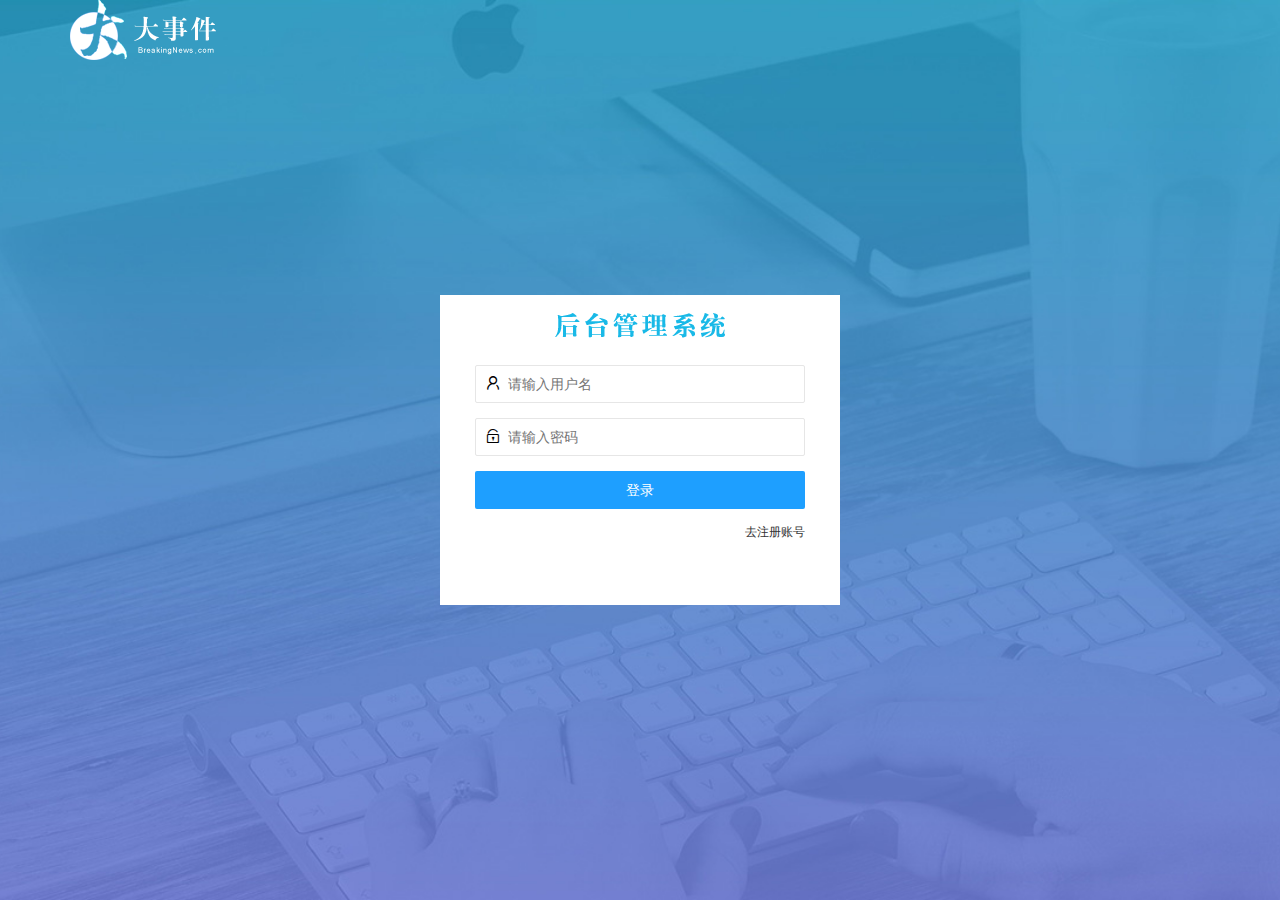
<file: login.html>
<!DOCTYPE html>
<html lang="en">
<head>
    <meta charset="UTF-8">
    <meta name="viewport" content="width=device-width, initial-scale=1.0">
    <title>大事件-登录/注册</title>
    <!-- 导入自己的样式表 -->
    <link rel="stylesheet" href="./assets/css/login.css">
    <!-- 导入layui的样式表 -->
    <link rel="stylesheet" href="./assets/lib/layui/css/layui.css">
</head>
<body>
    <!-- 头部log区域 -->
    <div class="layui-main"><img src="./assets/images/logo.png" alt="">
    </div>

    <!-- 登录注册区域 -->
    <div class="loginAndReg">
        <div class="titlebox"></div>
        <!-- 登录的div -->
        <div class="login-box">
            <!-- 登录的表单 -->
            <form class="layui-form" id="form_login">
                <!-- 用户名 -->
                <div class="layui-form-item">
                    <i class="layui-icon layui-icon-username"></i>   
                    <input type="text" name="username" required  lay-verify="required" placeholder="请输入用户名" autocomplete="off" class="layui-input">
                </div>
                <!-- 密码 -->
                <div class="layui-form-item">
                    <i class="layui-icon layui-icon-password"></i>   
                    <input type="password" name="password" required  lay-verify="required|pwd" placeholder="请输入密码" autocomplete="off" class="layui-input">
                </div>
                <!-- 登录按钮  -->
                <div class="layui-form-item">
                    <!-- 注意：表单提交按钮和普通按钮的区别，提交就有 lay-submit 属性 -->
                    <button class="layui-btn layui-btn-fluid layui-btn-normal" lay-submit>登录</button>
                </div>
                
                <div class="layui-form-item links">
                    <a href="javascript:;" id="link_reg">去注册账号</a>
                </div>
            </form>
        </div>

        <!-- 注册的div -->
        <div class="reg-box">
            <form class="layui-form" id="form_reg">
                <!-- 用户名 -->
                <div class="layui-form-item">
                    <i class="layui-icon layui-icon-username"></i>   
                    <input type="text" name="username" required  lay-verify="required" placeholder="请输入用户名" autocomplete="off" class="layui-input">
                </div>
                <!-- 密码 -->
                <div class="layui-form-item">
                    <i class="layui-icon layui-icon-password"></i>   
                    <input type="password" name="password" required  lay-verify="required|pwd" placeholder="请输入密码" autocomplete="off" class="layui-input">
                </div>
                <!-- 密码确认框 -->
                <div class="layui-form-item">
                    <i class="layui-icon layui-icon-password"></i>   
                    <input type="password" name="repassword" required  lay-verify="required|repwd" placeholder="请再次确认密码" autocomplete="off" class="layui-input">
                </div>
                <!-- 注册按钮按钮  -->
                <div class="layui-form-item">
                    <!-- 注意：表单提交按钮和普通按钮的区别，提交就有 lay-submit 属性 -->
                    <button class="layui-btn layui-btn-fluid layui-btn-normal" lay-submit>注册</button>
                </div>
                
                <div class="layui-form-item links">
                    <a href="javascript:;" id="link_login">去登录</a>
                </div>
            </form>
        </div>
    </div>
    
    <!-- 导入layui的js文件 -->
    <script src="./assets/lib/layui/layui.all.js"></script>
    <!-- 导入jquery -->
    <script src="./assets/lib/jquery.js"></script>
    <!-- 导入自己封装好的 baseApi.js -->
    <script src="./assets/js/baseApi.js"></script>
    <!-- 导入自己的js -->
    <script src="./assets/js/login.js"></script>
</body>
</html>
</file>
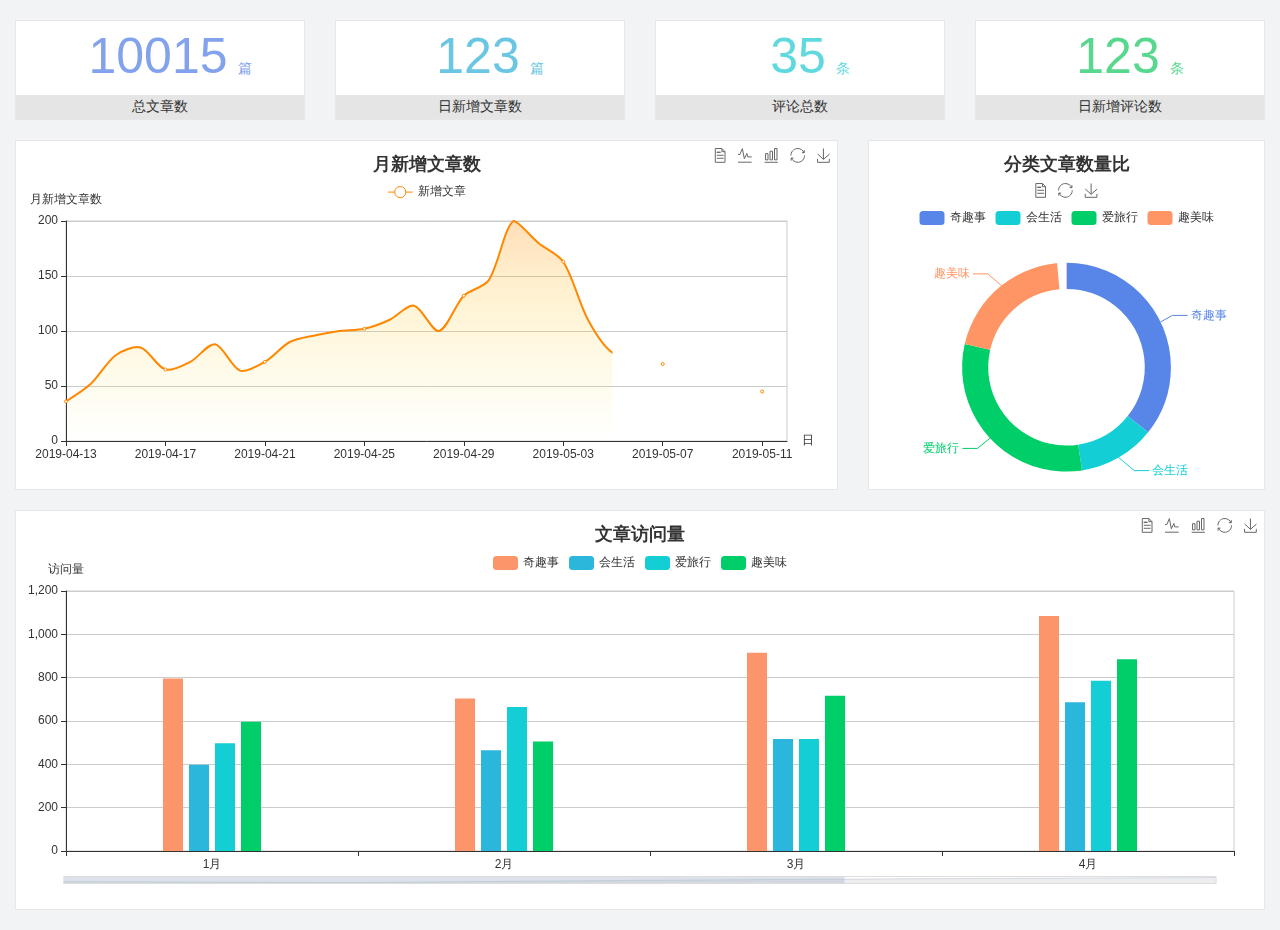
<file: home/dashboard.html>
<!DOCTYPE html>
<html lang="en">

<head>
  <meta charset="UTF-8">
  <meta name="viewport" content="width=device-width, initial-scale=1.0">
  <meta http-equiv="X-UA-Compatible" content="ie=edge">
  <title>图表统计</title>
  <link rel="stylesheet" href="../../assets/lib/bootstrap.css" />
  <link rel="stylesheet" href="../../assets/lib/main.css" />
  <script src="../../assets/lib/jquery.js"></script>
  <script type="text/javascript" src="../../assets/lib/echarts.min.js"></script>
</head>

<body>
  <div class="container-fluid">
    <div class="row spannel_list">
      <div class="col-sm-3 col-xs-6">
        <div class="spannel">
          <em>10015</em><span>篇</span>
          <b>总文章数</b>
        </div>
      </div>
      <div class="col-sm-3 col-xs-6">
        <div class="spannel scolor01">
          <em>123</em><span>篇</span>
          <b>日新增文章数</b>
        </div>
      </div>
      <div class="col-sm-3 col-xs-6">
        <div class="spannel scolor02">
          <em>35</em><span>条</span>
          <b>评论总数</b>
        </div>
      </div>
      <div class="col-sm-3 col-xs-6">
        <div class="spannel scolor03">
          <em>123</em><span>条</span>
          <b>日新增评论数</b>
        </div>
      </div>
    </div>
  </div>

  <div class="container-fluid">
    <div class="row curve-pie">
      <div class="col-lg-8 col-md-8">
        <div class="gragh_pannel" id="curve_show"></div>
      </div>
      <div class="col-lg-4 col-md-4">
        <div class="gragh_pannel" id="pie_show"></div>
      </div>
    </div>
  </div>

  <div class="container-fluid">
    <div class="column_pannel" id="column_show"></div>
  </div>

  <script>
    var oChart = echarts.init(document.getElementById('curve_show'));
    var aList_all = [
      { 'count': 36, 'date': '2019-04-13' },
      { 'count': 52, 'date': '2019-04-14' },
      { 'count': 78, 'date': '2019-04-15' },
      { 'count': 85, 'date': '2019-04-16' },
      { 'count': 65, 'date': '2019-04-17' },
      { 'count': 72, 'date': '2019-04-18' },
      { 'count': 88, 'date': '2019-04-19' },
      { 'count': 64, 'date': '2019-04-20' },
      { 'count': 72, 'date': '2019-04-21' },
      { 'count': 90, 'date': '2019-04-22' },
      { 'count': 96, 'date': '2019-04-23' },
      { 'count': 100, 'date': '2019-04-24' },
      { 'count': 102, 'date': '2019-04-25' },
      { 'count': 110, 'date': '2019-04-26' },
      { 'count': 123, 'date': '2019-04-27' },
      { 'count': 100, 'date': '2019-04-28' },
      { 'count': 132, 'date': '2019-04-29' },
      { 'count': 146, 'date': '2019-04-30' },
      { 'count': 200, 'date': '2019-05-01' },
      { 'count': 180, 'date': '2019-05-02' },
      { 'count': 163, 'date': '2019-05-03' },
      { 'count': 110, 'date': '2019-05-04' },
      { 'count': 80, 'date': '2019-05-05' },
      { 'count': 82, 'date': '2019-05-06' },
      { 'count': 70, 'date': '2019-05-07' },
      { 'count': 65, 'date': '2019-05-08' },
      { 'count': 54, 'date': '2019-05-09' },
      { 'count': 40, 'date': '2019-05-10' },
      { 'count': 45, 'date': '2019-05-11' },
      { 'count': 38, 'date': '2019-05-12' },
    ];

    let aCount = [];
    let aDate = [];

    for (var i = 0; i < aList_all.length; i++) {
      aCount.push(aList_all[i].count);
      aDate.push(aList_all[i].date);
    }

    var chartopt = {
      title: {
        text: '月新增文章数',
        left: 'center',
        top: '10'
      },
      tooltip: {
        trigger: 'axis'
      },
      legend: {
        data: ['新增文章'],
        top: '40'
      },
      toolbox: {
        show: true,
        feature: {
          mark: { show: true },
          dataView: { show: true, readOnly: false },
          magicType: { show: true, type: ['line', 'bar'] },
          restore: { show: true },
          saveAsImage: { show: true }
        }
      },
      calculable: true,
      xAxis: [
        {
          name: '日',
          type: 'category',
          boundaryGap: false,
          data: aDate
        }
      ],
      yAxis: [
        {
          name: '月新增文章数',
          type: 'value'
        }
      ],
      series: [
        {
          name: '新增文章',
          type: 'line',
          smooth: true,
          itemStyle: { normal: { areaStyle: { type: 'default' }, color: '#f80' }, lineStyle: { color: '#f80' } },
          data: aCount
        }],
      areaStyle: {
        normal: {
          color: new echarts.graphic.LinearGradient(0, 0, 0, 1, [{
            offset: 0,
            color: 'rgba(255,136,0,0.39)'
          }, {
            offset: .34,
            color: 'rgba(255,180,0,0.25)'
          }, {
            offset: 1,
            color: 'rgba(255,222,0,0.00)'
          }])

        }
      },
      grid: {
        show: true,
        x: 50,
        x2: 50,
        y: 80,
        height: 220
      }
    };

    oChart.setOption(chartopt);


    var oPie = echarts.init(document.getElementById('pie_show'));
    var oPieopt =
    {
      title: {
        top: 10,
        text: '分类文章数量比',
        x: 'center'
      },
      tooltip: {
        trigger: 'item',
        formatter: "{a} <br/>{b} : {c} ({d}%)"
      },
      color: ['#5885e8', '#13cfd5', '#00ce68', '#ff9565'],
      legend: {
        x: 'center',
        top: 65,
        data: ['奇趣事', '会生活', '爱旅行', '趣美味']
      },
      toolbox: {
        show: true,
        x: 'center',
        top: 35,
        feature: {
          mark: { show: true },
          dataView: { show: true, readOnly: false },
          magicType: {
            show: true,
            type: ['pie', 'funnel'],
            option: {
              funnel: {
                x: '25%',
                width: '50%',
                funnelAlign: 'left',
                max: 1548
              }
            }
          },
          restore: { show: true },
          saveAsImage: { show: true }
        }
      },
      calculable: true,
      series: [
        {
          name: '访问来源',
          type: 'pie',
          radius: ['45%', '60%'],
          center: ['50%', '65%'],
          data: [
            { value: 300, name: '奇趣事' },
            { value: 100, name: '会生活' },
            { value: 260, name: '爱旅行' },
            { value: 180, name: '趣美味' }
          ]
        }
      ]
    };
    oPie.setOption(oPieopt);



    var oColumn = this.echarts.init(document.getElementById('column_show'));
    var oColumnopt =
    {
      title: {
        text: '文章访问量',
        left: 'center',
        top: '10'
      },
      tooltip: {
        trigger: 'axis'
      },
      legend: {
        data: ['奇趣事', '会生活', '爱旅行', '趣美味'],
        top: '40'
      },
      toolbox: {
        show: true,
        feature: {
          mark: { show: true },
          dataView: { show: true, readOnly: false },
          magicType: { show: true, type: ['line', 'bar'] },
          restore: { show: true },
          saveAsImage: { show: true }
        }
      },
      calculable: true,
      xAxis: [
        {
          type: 'category',
          data: ['1月', '2月', '3月', '4月', '5月']
        }
      ],
      yAxis: [
        {
          name: '访问量',
          type: 'value'
        }
      ],
      series: [
        {
          name: '奇趣事',
          type: 'bar',
          barWidth: 20,
          itemStyle: {
            normal: { areaStyle: { type: 'default' }, color: '#fd956a' }
          },
          data: [800, 708, 920, 1090, 1200]
        },
        {
          name: '会生活',
          type: 'bar',
          barWidth: 20,
          itemStyle: {
            normal: { areaStyle: { type: 'default' }, color: '#2bb6db' }
          },
          data: [400, 468, 520, 690, 800]
        },
        {
          name: '爱旅行',
          type: 'bar',
          barWidth: 20,
          itemStyle: {
            normal: { areaStyle: { type: 'default' }, color: '#13cfd5' }
          },
          data: [500, 668, 520, 790, 900]
        },
        {
          name: '趣美味',
          type: 'bar',
          barWidth: 20,
          itemStyle: {
            normal: { areaStyle: { type: 'default' }, color: '#00ce68' }
          },
          data: [600, 508, 720, 890, 1000]
        }
      ],
      grid: {
        show: true,
        x: 50,
        x2: 30,
        y: 80,
        height: 260
      },
      dataZoom: [//给x轴设置滚动条
        {
          start: 0,//默认为0
          end: 100 - 1000 / 31,//默认为100
          type: 'slider',
          show: true,
          xAxisIndex: [0],
          handleSize: 0,//滑动条的 左右2个滑动条的大小
          height: 8,//组件高度
          left: 45, //左边的距离
          right: 50,//右边的距离
          bottom: 26,//右边的距离
          handleColor: '#ddd',//h滑动图标的颜色
          handleStyle: {
            borderColor: "#cacaca",
            borderWidth: "1",
            shadowBlur: 2,
            background: "#ddd",
            shadowColor: "#ddd",
          }
        }]
    };
    oColumn.setOption(oColumnopt);
  </script>
</body>

</html>
</file>
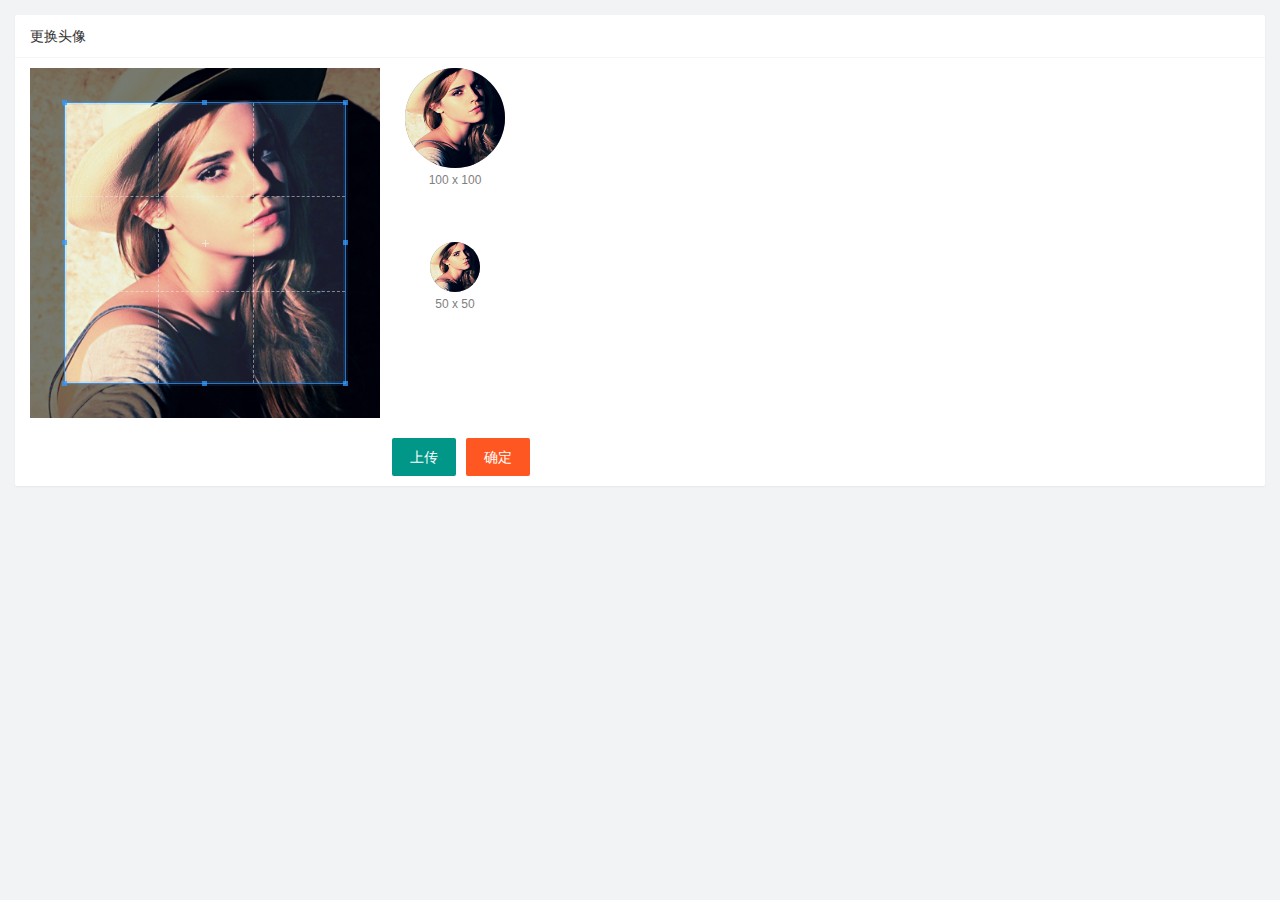
<file: user/user_avatar.html>
<!DOCTYPE html>
<html lang="en">
<head>
    <meta charset="UTF-8">
    <meta name="viewport" content="width=device-width, initial-scale=1.0">
    <title>更换头像</title>
    <link rel="stylesheet" href="../assets/lib/layui/css/layui.css">
    <link rel="stylesheet" href="/assets/lib/cropper/cropper.css" />
    <link rel="stylesheet" href="../assets/css/user_avatar.css">
</head>
<body>
    <!-- 卡片区域 -->
    <div class="layui-card">
        <div class="layui-card-header">更换头像</div>
        <div class="layui-card-body">
            <!-- 第一行的图片裁剪和预览区域 -->
            <div class="row1">
                <!-- 图片裁剪区域 -->
                <div class="cropper-box">
                <!-- 这个 img 标签很重要，将来会把它初始化为裁剪区域 -->
                <img id="image" src="/assets/images/sample.jpg" />
                </div>
                <!-- 图片的预览区域 -->
                <div class="preview-box">
                <div>
                    <!-- 宽高为 100px 的预览区域 -->
                    <div class="img-preview w100"></div>
                    <p class="size">100 x 100</p>
                </div>
                <div>
                    <!-- 宽高为 50px 的预览区域 -->
                    <div class="img-preview w50"></div>
                    <p class="size">50 x 50</p>
                </div>
                </div>
            </div>

            <!-- 第二行的按钮区域 -->
            <div class="row2">
                <!-- 通过accept 属性， 可以指定，允许用户选择什么类型的文件 -->
                <input type="file" id="file" accept="image/png,image/jpeg">
                <button type="button" class="layui-btn" id="btnCImage">上传</button>
                <button type="button" class="layui-btn layui-btn-danger" id="btnUpload">确定</button>
            </div>
        </div>
    </div>

    <script src="../assets/lib/layui/layui.all.js"></script>
    <script src="../assets/lib/jquery.js"></script>
    <script src="../assets/lib/cropper/Cropper.js"></script>
    <script src="../assets/lib/cropper/jquery-cropper.js"></script>
    <script src="../assets/js/baseApi.js"></script>
    <script src="../assets/js/user_avatar.js"></script>
</body>
</html>
</file>
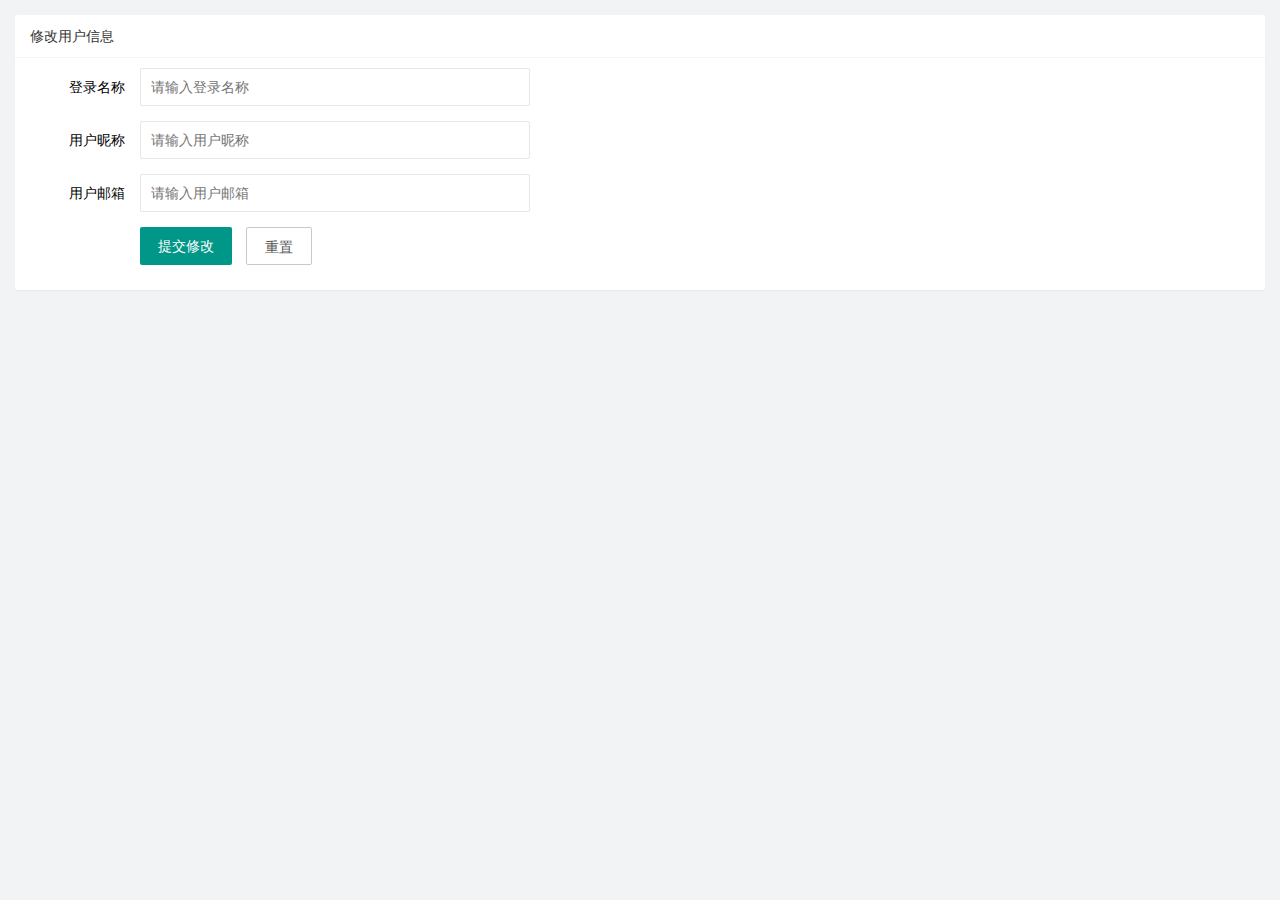
<file: user/user_info.html>
<!DOCTYPE html>
<html lang="en">
<head>
    <meta charset="UTF-8">
    <meta name="viewport" content="width=device-width, initial-scale=1.0">
    <title>基本资料</title>
    <!-- 导入layui的样式表 -->
    <link rel="stylesheet" href="../assets/lib/layui/css/layui.css">
    <!-- 导入自己的样式表 -->
    <link rel="stylesheet" href="../assets/css/user_info.css">

</head>
<body>
    <!-- 卡片区 -->
    <div class="layui-card">
        <div class="layui-card-header">修改用户信息</div>
        <div class="layui-card-body">
          <!-- form表单区域 -->
          <form class="layui-form" lay-filter="formUserInfo">
            <input type="hidden" name="id" >
            <div class="layui-form-item">
              <label class="layui-form-label">登录名称</label>
              <div class="layui-input-block">
                <input type="text" name="username" required  lay-verify="required" placeholder="请输入登录名称" autocomplete="off" class="layui-input">
              </div>
            </div>
            <div class="layui-form-item">
                <label class="layui-form-label">用户昵称</label>
                <div class="layui-input-block">
                  <input type="text" name="nickname" required  lay-verify="required|nickname" placeholder="请输入用户昵称" autocomplete="off" class="layui-input">
                </div>
            </div>
            <div class="layui-form-item">
                <label class="layui-form-label">用户邮箱</label>
                <div class="layui-input-block">
                  <input type="text" name="email" required  lay-verify="required|email" placeholder="请输入用户邮箱" autocomplete="off" class="layui-input">
                </div>
            </div>
            <div class="layui-form-item">
                <div class="layui-input-block">
                  <button class="layui-btn" lay-submit lay-filter="formDemo">提交修改</button>
                  <button type="reset" class="layui-btn layui-btn-primary" id="btnReset">重置</button>
                </div>
              </div>
         </form>
        </div>
      </div>


      <!-- 导入layui的js文件 -->
      <script src="../assets/lib/layui/layui.all.js"></script>
      <!-- 导入jquery.js文件 -->
      <script src="../assets/lib/jquery.js"></script>
      <!-- 导入自己封装的baseApi -->
      <script src="../assets/js/baseApi.js"></script>
      <!-- 导入自己的js文件  -->
      <script src="../assets/js/user_info.js"></script>
</body>
</html>
</file>
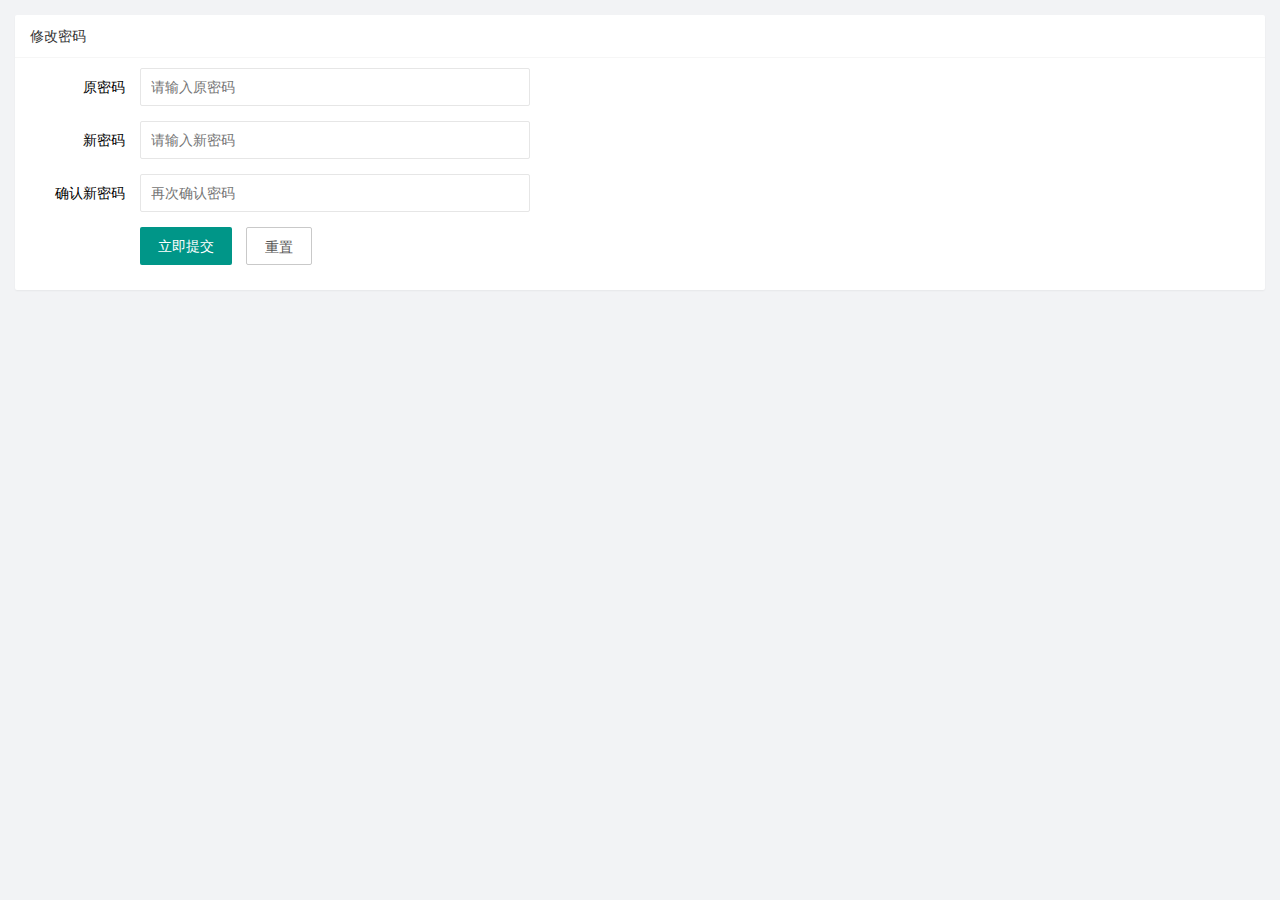
<file: user/user_pwd.html>
<!DOCTYPE html>
<html lang="en">
<head>
    <meta charset="UTF-8">
    <meta name="viewport" content="width=device-width, initial-scale=1.0">
    <title>重置密码</title>
    <link rel="stylesheet" href="../assets/lib/layui/css/layui.css">
    <link rel="stylesheet" href="../assets/css/user_pwd.css">
</head>
<body>
    <!-- 卡片区域 -->
    <div class="layui-card">
        <div class="layui-card-header">修改密码</div>
        <div class="layui-card-body">
            <form class="layui-form" >
                <div class="layui-form-item">
                <label class="layui-form-label">原密码</label>
                <div class="layui-input-block">
                    <input type="password" name="oldPwd" required  lay-verify="required|pwd" placeholder="请输入原密码" autocomplete="off" class="layui-input">
                </div>
                </div>
                <div class="layui-form-item">
                    <label class="layui-form-label">新密码</label>
                    <div class="layui-input-block">
                    <input type="password" name="newPwd" required  lay-verify="required|pwd|samePwd" placeholder="请输入新密码" autocomplete="off" class="layui-input">
                    </div>
                </div>
                <div class="layui-form-item">
                    <label class="layui-form-label">确认新密码</label>
                    <div class="layui-input-block">
                    <input type="password" name="rePwd" required  lay-verify="required|pwd|rePwd" placeholder="再次确认密码" autocomplete="off" class="layui-input">
                    </div>
                </div>
                <div class="layui-form-item">
                    <div class="layui-input-block">
                    <button class="layui-btn" lay-submit lay-filter="formDemo">立即提交</button>
                    <button type="reset" class="layui-btn layui-btn-primary">重置</button>
                    </div>
                </div>
            </form>
        </div>
    </div>
    

    <!-- 导入layui的js文件 -->
    <script src="../assets/lib/layui/layui.all.js"></script>
    <!-- 导入jquery.js文件 -->
    <script src="../assets/lib/jquery.js"></script>
    <!-- 导入自己封装的baseApi -->
    <script src="../assets/js/baseApi.js"></script>
    <!-- 导入自己的js文件  -->
    <script src="../assets/js/user_pwd.js"></script>
</body>
</html>
</file>
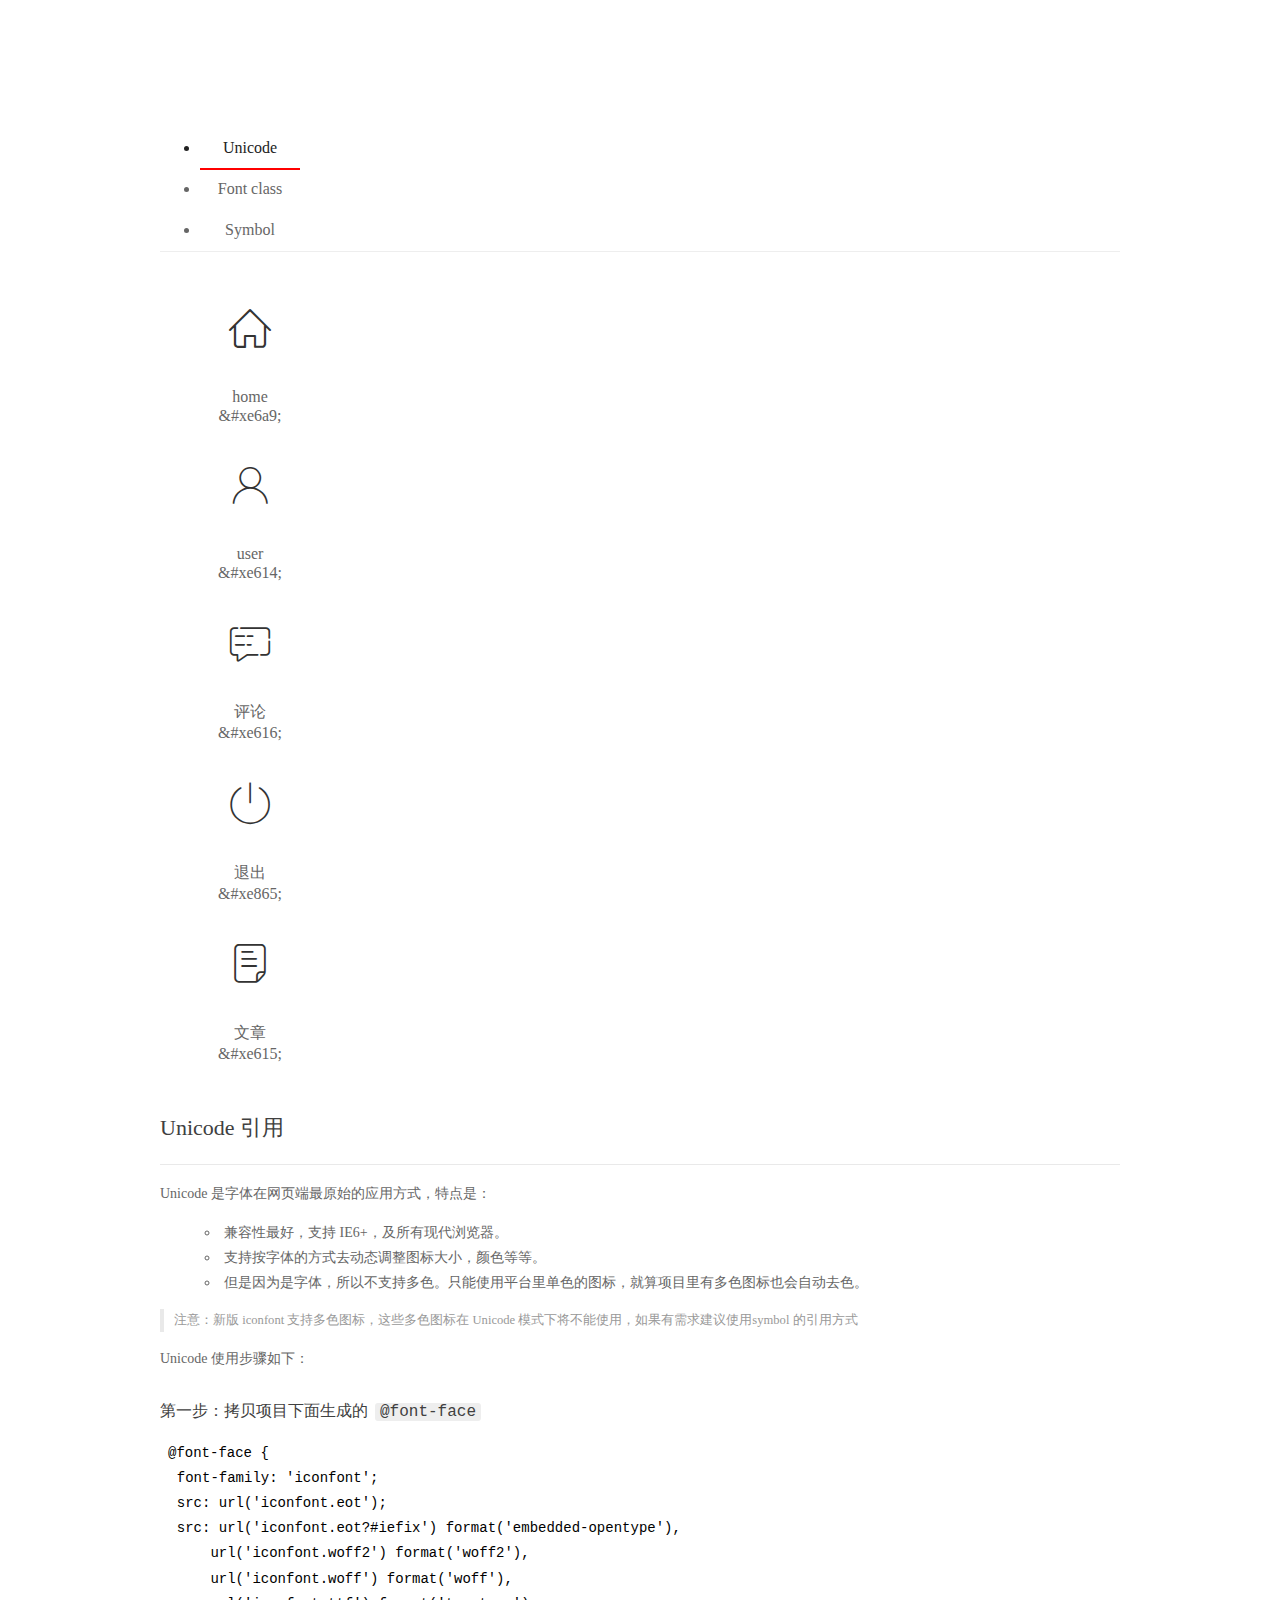
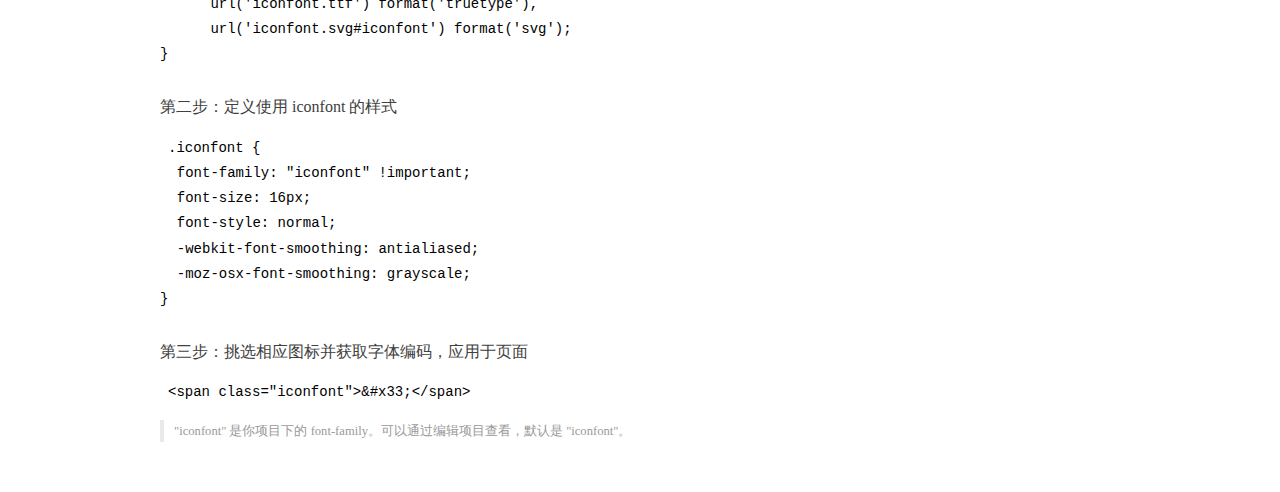
<file: assets/fonts/demo_index.html>
<!DOCTYPE html>
<html>
<head>
  <meta charset="utf-8"/>
  <title>IconFont Demo</title>
  <link rel="shortcut icon" href="https://gtms04.alicdn.com/tps/i4/TB1_oz6GVXXXXaFXpXXJDFnIXXX-64-64.ico" type="image/x-icon"/>
  <link rel="stylesheet" href="https://g.alicdn.com/thx/cube/1.3.2/cube.min.css">
  <link rel="stylesheet" href="demo.css">
  <link rel="stylesheet" href="iconfont.css">
  <script src="iconfont.js"></script>
  <!-- jQuery -->
  <script src="https://a1.alicdn.com/oss/uploads/2018/12/26/7bfddb60-08e8-11e9-9b04-53e73bb6408b.js"></script>
  <!-- 代码高亮 -->
  <script src="https://a1.alicdn.com/oss/uploads/2018/12/26/a3f714d0-08e6-11e9-8a15-ebf944d7534c.js"></script>
</head>
<body>
  <div class="main">
    <h1 class="logo"><a href="https://www.iconfont.cn/" title="iconfont 首页" target="_blank">&#xe86b;</a></h1>
    <div class="nav-tabs">
      <ul id="tabs" class="dib-box">
        <li class="dib active"><span>Unicode</span></li>
        <li class="dib"><span>Font class</span></li>
        <li class="dib"><span>Symbol</span></li>
      </ul>
      
    </div>
    <div class="tab-container">
      <div class="content unicode" style="display: block;">
          <ul class="icon_lists dib-box">
          
            <li class="dib">
              <span class="icon iconfont">&#xe6a9;</span>
                <div class="name">home</div>
                <div class="code-name">&amp;#xe6a9;</div>
              </li>
          
            <li class="dib">
              <span class="icon iconfont">&#xe614;</span>
                <div class="name">user</div>
                <div class="code-name">&amp;#xe614;</div>
              </li>
          
            <li class="dib">
              <span class="icon iconfont">&#xe616;</span>
                <div class="name">评论</div>
                <div class="code-name">&amp;#xe616;</div>
              </li>
          
            <li class="dib">
              <span class="icon iconfont">&#xe865;</span>
                <div class="name">退出</div>
                <div class="code-name">&amp;#xe865;</div>
              </li>
          
            <li class="dib">
              <span class="icon iconfont">&#xe615;</span>
                <div class="name">文章</div>
                <div class="code-name">&amp;#xe615;</div>
              </li>
          
          </ul>
          <div class="article markdown">
          <h2 id="unicode-">Unicode 引用</h2>
          <hr>

          <p>Unicode 是字体在网页端最原始的应用方式，特点是：</p>
          <ul>
            <li>兼容性最好，支持 IE6+，及所有现代浏览器。</li>
            <li>支持按字体的方式去动态调整图标大小，颜色等等。</li>
            <li>但是因为是字体，所以不支持多色。只能使用平台里单色的图标，就算项目里有多色图标也会自动去色。</li>
          </ul>
          <blockquote>
            <p>注意：新版 iconfont 支持多色图标，这些多色图标在 Unicode 模式下将不能使用，如果有需求建议使用symbol 的引用方式</p>
          </blockquote>
          <p>Unicode 使用步骤如下：</p>
          <h3 id="-font-face">第一步：拷贝项目下面生成的 <code>@font-face</code></h3>
<pre><code class="language-css"
>@font-face {
  font-family: 'iconfont';
  src: url('iconfont.eot');
  src: url('iconfont.eot?#iefix') format('embedded-opentype'),
      url('iconfont.woff2') format('woff2'),
      url('iconfont.woff') format('woff'),
      url('iconfont.ttf') format('truetype'),
      url('iconfont.svg#iconfont') format('svg');
}
</code></pre>
          <h3 id="-iconfont-">第二步：定义使用 iconfont 的样式</h3>
<pre><code class="language-css"
>.iconfont {
  font-family: "iconfont" !important;
  font-size: 16px;
  font-style: normal;
  -webkit-font-smoothing: antialiased;
  -moz-osx-font-smoothing: grayscale;
}
</code></pre>
          <h3 id="-">第三步：挑选相应图标并获取字体编码，应用于页面</h3>
<pre>
<code class="language-html"
>&lt;span class="iconfont"&gt;&amp;#x33;&lt;/span&gt;
</code></pre>
          <blockquote>
            <p>"iconfont" 是你项目下的 font-family。可以通过编辑项目查看，默认是 "iconfont"。</p>
          </blockquote>
          </div>
      </div>
      <div class="content font-class">
        <ul class="icon_lists dib-box">
          
          <li class="dib">
            <span class="icon iconfont icon-home"></span>
            <div class="name">
              home
            </div>
            <div class="code-name">.icon-home
            </div>
          </li>
          
          <li class="dib">
            <span class="icon iconfont icon-user"></span>
            <div class="name">
              user
            </div>
            <div class="code-name">.icon-user
            </div>
          </li>
          
          <li class="dib">
            <span class="icon iconfont icon-pinglun"></span>
            <div class="name">
              评论
            </div>
            <div class="code-name">.icon-pinglun
            </div>
          </li>
          
          <li class="dib">
            <span class="icon iconfont icon-tuichu"></span>
            <div class="name">
              退出
            </div>
            <div class="code-name">.icon-tuichu
            </div>
          </li>
          
          <li class="dib">
            <span class="icon iconfont icon-16"></span>
            <div class="name">
              文章
            </div>
            <div class="code-name">.icon-16
            </div>
          </li>
          
        </ul>
        <div class="article markdown">
        <h2 id="font-class-">font-class 引用</h2>
        <hr>

        <p>font-class 是 Unicode 使用方式的一种变种，主要是解决 Unicode 书写不直观，语意不明确的问题。</p>
        <p>与 Unicode 使用方式相比，具有如下特点：</p>
        <ul>
          <li>兼容性良好，支持 IE8+，及所有现代浏览器。</li>
          <li>相比于 Unicode 语意明确，书写更直观。可以很容易分辨这个 icon 是什么。</li>
          <li>因为使用 class 来定义图标，所以当要替换图标时，只需要修改 class 里面的 Unicode 引用。</li>
          <li>不过因为本质上还是使用的字体，所以多色图标还是不支持的。</li>
        </ul>
        <p>使用步骤如下：</p>
        <h3 id="-fontclass-">第一步：引入项目下面生成的 fontclass 代码：</h3>
<pre><code class="language-html">&lt;link rel="stylesheet" href="./iconfont.css"&gt;
</code></pre>
        <h3 id="-">第二步：挑选相应图标并获取类名，应用于页面：</h3>
<pre><code class="language-html">&lt;span class="iconfont icon-xxx"&gt;&lt;/span&gt;
</code></pre>
        <blockquote>
          <p>"
            iconfont" 是你项目下的 font-family。可以通过编辑项目查看，默认是 "iconfont"。</p>
        </blockquote>
      </div>
      </div>
      <div class="content symbol">
          <ul class="icon_lists dib-box">
          
            <li class="dib">
                <svg class="icon svg-icon" aria-hidden="true">
                  <use xlink:href="#icon-home"></use>
                </svg>
                <div class="name">home</div>
                <div class="code-name">#icon-home</div>
            </li>
          
            <li class="dib">
                <svg class="icon svg-icon" aria-hidden="true">
                  <use xlink:href="#icon-user"></use>
                </svg>
                <div class="name">user</div>
                <div class="code-name">#icon-user</div>
            </li>
          
            <li class="dib">
                <svg class="icon svg-icon" aria-hidden="true">
                  <use xlink:href="#icon-pinglun"></use>
                </svg>
                <div class="name">评论</div>
                <div class="code-name">#icon-pinglun</div>
            </li>
          
            <li class="dib">
                <svg class="icon svg-icon" aria-hidden="true">
                  <use xlink:href="#icon-tuichu"></use>
                </svg>
                <div class="name">退出</div>
                <div class="code-name">#icon-tuichu</div>
            </li>
          
            <li class="dib">
                <svg class="icon svg-icon" aria-hidden="true">
                  <use xlink:href="#icon-16"></use>
                </svg>
                <div class="name">文章</div>
                <div class="code-name">#icon-16</div>
            </li>
          
          </ul>
          <div class="article markdown">
          <h2 id="symbol-">Symbol 引用</h2>
          <hr>

          <p>这是一种全新的使用方式，应该说这才是未来的主流，也是平台目前推荐的用法。相关介绍可以参考这篇<a href="">文章</a>
            这种用法其实是做了一个 SVG 的集合，与另外两种相比具有如下特点：</p>
          <ul>
            <li>支持多色图标了，不再受单色限制。</li>
            <li>通过一些技巧，支持像字体那样，通过 <code>font-size</code>, <code>color</code> 来调整样式。</li>
            <li>兼容性较差，支持 IE9+，及现代浏览器。</li>
            <li>浏览器渲染 SVG 的性能一般，还不如 png。</li>
          </ul>
          <p>使用步骤如下：</p>
          <h3 id="-symbol-">第一步：引入项目下面生成的 symbol 代码：</h3>
<pre><code class="language-html">&lt;script src="./iconfont.js"&gt;&lt;/script&gt;
</code></pre>
          <h3 id="-css-">第二步：加入通用 CSS 代码（引入一次就行）：</h3>
<pre><code class="language-html">&lt;style&gt;
.icon {
  width: 1em;
  height: 1em;
  vertical-align: -0.15em;
  fill: currentColor;
  overflow: hidden;
}
&lt;/style&gt;
</code></pre>
          <h3 id="-">第三步：挑选相应图标并获取类名，应用于页面：</h3>
<pre><code class="language-html">&lt;svg class="icon" aria-hidden="true"&gt;
  &lt;use xlink:href="#icon-xxx"&gt;&lt;/use&gt;
&lt;/svg&gt;
</code></pre>
          </div>
      </div>

    </div>
  </div>
  <script>
  $(document).ready(function () {
      $('.tab-container .content:first').show()

      $('#tabs li').click(function (e) {
        var tabContent = $('.tab-container .content')
        var index = $(this).index()

        if ($(this).hasClass('active')) {
          return
        } else {
          $('#tabs li').removeClass('active')
          $(this).addClass('active')

          tabContent.hide().eq(index).fadeIn()
        }
      })
    })
  </script>
</body>
</html>
</file>
<file: assets/css/login.css>
html,body {
    margin: 0;
    padding: 0;
    height: 100%;
    width: 100%;
    background: url(/assets/images/login_bg.jpg) no-repeat center;
    background-size: cover;
}

.loginAndReg{
    width: 400px;
    height: 310px;
    background-color: #fff;
    position: absolute;
    left: 50%;
    top: 50%;
    transform: translate(-50%, -50%);
}

.titlebox {
    height: 60px;
    margin-bottom: 10px;
    background: url(/assets/images/login_title.png) no-repeat center;
}

.reg-box {
    display: none;
}

.layui-form {
    padding: 0 35px;
}

.links {
    display: flex;
    justify-content: flex-end;
}

.links a {
    font-size: 12px;
}

.layui-form-item {
    position: relative;
}

.layui-icon {
    position: absolute;
    left: 10px;
    top: 10px;
}

.layui-input {
    padding-left: 32px !important;
}
</file>
<file: assets/lib/layui/css/layui.css>
/** layui-v2.5.5 MIT License By https://www.layui.com */
 .layui-inline,img{display:inline-block;vertical-align:middle}h1,h2,h3,h4,h5,h6{font-weight:400}.layui-edge,.layui-header,.layui-inline,.layui-main{position:relative}.layui-body,.layui-edge,.layui-elip{overflow:hidden}.layui-btn,.layui-edge,.layui-inline,img{vertical-align:middle}.layui-btn,.layui-disabled,.layui-icon,.layui-unselect{-moz-user-select:none;-webkit-user-select:none;-ms-user-select:none}.layui-elip,.layui-form-checkbox span,.layui-form-pane .layui-form-label{text-overflow:ellipsis;white-space:nowrap}.layui-breadcrumb,.layui-tree-btnGroup{visibility:hidden}blockquote,body,button,dd,div,dl,dt,form,h1,h2,h3,h4,h5,h6,input,li,ol,p,pre,td,textarea,th,ul{margin:0;padding:0;-webkit-tap-highlight-color:rgba(0,0,0,0)}a:active,a:hover{outline:0}img{border:none}li{list-style:none}table{border-collapse:collapse;border-spacing:0}h4,h5,h6{font-size:100%}button,input,optgroup,option,select,textarea{font-family:inherit;font-size:inherit;font-style:inherit;font-weight:inherit;outline:0}pre{white-space:pre-wrap;white-space:-moz-pre-wrap;white-space:-pre-wrap;white-space:-o-pre-wrap;word-wrap:break-word}body{line-height:24px;font:14px Helvetica Neue,Helvetica,PingFang SC,Tahoma,Arial,sans-serif}hr{height:1px;margin:10px 0;border:0;clear:both}a{color:#333;text-decoration:none}a:hover{color:#777}a cite{font-style:normal;*cursor:pointer}.layui-border-box,.layui-border-box *{box-sizing:border-box}.layui-box,.layui-box *{box-sizing:content-box}.layui-clear{clear:both;*zoom:1}.layui-clear:after{content:'\20';clear:both;*zoom:1;display:block;height:0}.layui-inline{*display:inline;*zoom:1}.layui-edge{display:inline-block;width:0;height:0;border-width:6px;border-style:dashed;border-color:transparent}.layui-edge-top{top:-4px;border-bottom-color:#999;border-bottom-style:solid}.layui-edge-right{border-left-color:#999;border-left-style:solid}.layui-edge-bottom{top:2px;border-top-color:#999;border-top-style:solid}.layui-edge-left{border-right-color:#999;border-right-style:solid}.layui-disabled,.layui-disabled:hover{color:#d2d2d2!important;cursor:not-allowed!important}.layui-circle{border-radius:100%}.layui-show{display:block!important}.layui-hide{display:none!important}@font-face{font-family:layui-icon;src:url(../font/iconfont.eot?v=250);src:url(../font/iconfont.eot?v=250#iefix) format('embedded-opentype'),url(../font/iconfont.woff2?v=250) format('woff2'),url(../font/iconfont.woff?v=250) format('woff'),url(../font/iconfont.ttf?v=250) format('truetype'),url(../font/iconfont.svg?v=250#layui-icon) format('svg')}.layui-icon{font-family:layui-icon!important;font-size:16px;font-style:normal;-webkit-font-smoothing:antialiased;-moz-osx-font-smoothing:grayscale}.layui-icon-reply-fill:before{content:"\e611"}.layui-icon-set-fill:before{content:"\e614"}.layui-icon-menu-fill:before{content:"\e60f"}.layui-icon-search:before{content:"\e615"}.layui-icon-share:before{content:"\e641"}.layui-icon-set-sm:before{content:"\e620"}.layui-icon-engine:before{content:"\e628"}.layui-icon-close:before{content:"\1006"}.layui-icon-close-fill:before{content:"\1007"}.layui-icon-chart-screen:before{content:"\e629"}.layui-icon-star:before{content:"\e600"}.layui-icon-circle-dot:before{content:"\e617"}.layui-icon-chat:before{content:"\e606"}.layui-icon-release:before{content:"\e609"}.layui-icon-list:before{content:"\e60a"}.layui-icon-chart:before{content:"\e62c"}.layui-icon-ok-circle:before{content:"\1005"}.layui-icon-layim-theme:before{content:"\e61b"}.layui-icon-table:before{content:"\e62d"}.layui-icon-right:before{content:"\e602"}.layui-icon-left:before{content:"\e603"}.layui-icon-cart-simple:before{content:"\e698"}.layui-icon-face-cry:before{content:"\e69c"}.layui-icon-face-smile:before{content:"\e6af"}.layui-icon-survey:before{content:"\e6b2"}.layui-icon-tree:before{content:"\e62e"}.layui-icon-upload-circle:before{content:"\e62f"}.layui-icon-add-circle:before{content:"\e61f"}.layui-icon-download-circle:before{content:"\e601"}.layui-icon-templeate-1:before{content:"\e630"}.layui-icon-util:before{content:"\e631"}.layui-icon-face-surprised:before{content:"\e664"}.layui-icon-edit:before{content:"\e642"}.layui-icon-speaker:before{content:"\e645"}.layui-icon-down:before{content:"\e61a"}.layui-icon-file:before{content:"\e621"}.layui-icon-layouts:before{content:"\e632"}.layui-icon-rate-half:before{content:"\e6c9"}.layui-icon-add-circle-fine:before{content:"\e608"}.layui-icon-prev-circle:before{content:"\e633"}.layui-icon-read:before{content:"\e705"}.layui-icon-404:before{content:"\e61c"}.layui-icon-carousel:before{content:"\e634"}.layui-icon-help:before{content:"\e607"}.layui-icon-code-circle:before{content:"\e635"}.layui-icon-water:before{content:"\e636"}.layui-icon-username:before{content:"\e66f"}.layui-icon-find-fill:before{content:"\e670"}.layui-icon-about:before{content:"\e60b"}.layui-icon-location:before{content:"\e715"}.layui-icon-up:before{content:"\e619"}.layui-icon-pause:before{content:"\e651"}.layui-icon-date:before{content:"\e637"}.layui-icon-layim-uploadfile:before{content:"\e61d"}.layui-icon-delete:before{content:"\e640"}.layui-icon-play:before{content:"\e652"}.layui-icon-top:before{content:"\e604"}.layui-icon-friends:before{content:"\e612"}.layui-icon-refresh-3:before{content:"\e9aa"}.layui-icon-ok:before{content:"\e605"}.layui-icon-layer:before{content:"\e638"}.layui-icon-face-smile-fine:before{content:"\e60c"}.layui-icon-dollar:before{content:"\e659"}.layui-icon-group:before{content:"\e613"}.layui-icon-layim-download:before{content:"\e61e"}.layui-icon-picture-fine:before{content:"\e60d"}.layui-icon-link:before{content:"\e64c"}.layui-icon-diamond:before{content:"\e735"}.layui-icon-log:before{content:"\e60e"}.layui-icon-rate-solid:before{content:"\e67a"}.layui-icon-fonts-del:before{content:"\e64f"}.layui-icon-unlink:before{content:"\e64d"}.layui-icon-fonts-clear:before{content:"\e639"}.layui-icon-triangle-r:before{content:"\e623"}.layui-icon-circle:before{content:"\e63f"}.layui-icon-radio:before{content:"\e643"}.layui-icon-align-center:before{content:"\e647"}.layui-icon-align-right:before{content:"\e648"}.layui-icon-align-left:before{content:"\e649"}.layui-icon-loading-1:before{content:"\e63e"}.layui-icon-return:before{content:"\e65c"}.layui-icon-fonts-strong:before{content:"\e62b"}.layui-icon-upload:before{content:"\e67c"}.layui-icon-dialogue:before{content:"\e63a"}.layui-icon-video:before{content:"\e6ed"}.layui-icon-headset:before{content:"\e6fc"}.layui-icon-cellphone-fine:before{content:"\e63b"}.layui-icon-add-1:before{content:"\e654"}.layui-icon-face-smile-b:before{content:"\e650"}.layui-icon-fonts-html:before{content:"\e64b"}.layui-icon-form:before{content:"\e63c"}.layui-icon-cart:before{content:"\e657"}.layui-icon-camera-fill:before{content:"\e65d"}.layui-icon-tabs:before{content:"\e62a"}.layui-icon-fonts-code:before{content:"\e64e"}.layui-icon-fire:before{content:"\e756"}.layui-icon-set:before{content:"\e716"}.layui-icon-fonts-u:before{content:"\e646"}.layui-icon-triangle-d:before{content:"\e625"}.layui-icon-tips:before{content:"\e702"}.layui-icon-picture:before{content:"\e64a"}.layui-icon-more-vertical:before{content:"\e671"}.layui-icon-flag:before{content:"\e66c"}.layui-icon-loading:before{content:"\e63d"}.layui-icon-fonts-i:before{content:"\e644"}.layui-icon-refresh-1:before{content:"\e666"}.layui-icon-rmb:before{content:"\e65e"}.layui-icon-home:before{content:"\e68e"}.layui-icon-user:before{content:"\e770"}.layui-icon-notice:before{content:"\e667"}.layui-icon-login-weibo:before{content:"\e675"}.layui-icon-voice:before{content:"\e688"}.layui-icon-upload-drag:before{content:"\e681"}.layui-icon-login-qq:before{content:"\e676"}.layui-icon-snowflake:before{content:"\e6b1"}.layui-icon-file-b:before{content:"\e655"}.layui-icon-template:before{content:"\e663"}.layui-icon-auz:before{content:"\e672"}.layui-icon-console:before{content:"\e665"}.layui-icon-app:before{content:"\e653"}.layui-icon-prev:before{content:"\e65a"}.layui-icon-website:before{content:"\e7ae"}.layui-icon-next:before{content:"\e65b"}.layui-icon-component:before{content:"\e857"}.layui-icon-more:before{content:"\e65f"}.layui-icon-login-wechat:before{content:"\e677"}.layui-icon-shrink-right:before{content:"\e668"}.layui-icon-spread-left:before{content:"\e66b"}.layui-icon-camera:before{content:"\e660"}.layui-icon-note:before{content:"\e66e"}.layui-icon-refresh:before{content:"\e669"}.layui-icon-female:before{content:"\e661"}.layui-icon-male:before{content:"\e662"}.layui-icon-password:before{content:"\e673"}.layui-icon-senior:before{content:"\e674"}.layui-icon-theme:before{content:"\e66a"}.layui-icon-tread:before{content:"\e6c5"}.layui-icon-praise:before{content:"\e6c6"}.layui-icon-star-fill:before{content:"\e658"}.layui-icon-rate:before{content:"\e67b"}.layui-icon-template-1:before{content:"\e656"}.layui-icon-vercode:before{content:"\e679"}.layui-icon-cellphone:before{content:"\e678"}.layui-icon-screen-full:before{content:"\e622"}.layui-icon-screen-restore:before{content:"\e758"}.layui-icon-cols:before{content:"\e610"}.layui-icon-export:before{content:"\e67d"}.layui-icon-print:before{content:"\e66d"}.layui-icon-slider:before{content:"\e714"}.layui-icon-addition:before{content:"\e624"}.layui-icon-subtraction:before{content:"\e67e"}.layui-icon-service:before{content:"\e626"}.layui-icon-transfer:before{content:"\e691"}.layui-main{width:1140px;margin:0 auto}.layui-header{z-index:1000;height:60px}.layui-header a:hover{transition:all .5s;-webkit-transition:all .5s}.layui-side{position:fixed;left:0;top:0;bottom:0;z-index:999;width:200px;overflow-x:hidden}.layui-side-scroll{position:relative;width:220px;height:100%;overflow-x:hidden}.layui-body{position:absolute;left:200px;right:0;top:0;bottom:0;z-index:998;width:auto;overflow-y:auto;box-sizing:border-box}.layui-layout-body{overflow:hidden}.layui-layout-admin .layui-header{background-color:#23262E}.layui-layout-admin .layui-side{top:60px;width:200px;overflow-x:hidden}.layui-layout-admin .layui-body{position:fixed;top:60px;bottom:44px}.layui-layout-admin .layui-main{width:auto;margin:0 15px}.layui-layout-admin .layui-footer{position:fixed;left:200px;right:0;bottom:0;height:44px;line-height:44px;padding:0 15px;background-color:#eee}.layui-layout-admin .layui-logo{position:absolute;left:0;top:0;width:200px;height:100%;line-height:60px;text-align:center;color:#009688;font-size:16px}.layui-layout-admin .layui-header .layui-nav{background:0 0}.layui-layout-left{position:absolute!important;left:200px;top:0}.layui-layout-right{position:absolute!important;right:0;top:0}.layui-container{position:relative;margin:0 auto;padding:0 15px;box-sizing:border-box}.layui-fluid{position:relative;margin:0 auto;padding:0 15px}.layui-row:after,.layui-row:before{content:'';display:block;clear:both}.layui-col-lg1,.layui-col-lg10,.layui-col-lg11,.layui-col-lg12,.layui-col-lg2,.layui-col-lg3,.layui-col-lg4,.layui-col-lg5,.layui-col-lg6,.layui-col-lg7,.layui-col-lg8,.layui-col-lg9,.layui-col-md1,.layui-col-md10,.layui-col-md11,.layui-col-md12,.layui-col-md2,.layui-col-md3,.layui-col-md4,.layui-col-md5,.layui-col-md6,.layui-col-md7,.layui-col-md8,.layui-col-md9,.layui-col-sm1,.layui-col-sm10,.layui-col-sm11,.layui-col-sm12,.layui-col-sm2,.layui-col-sm3,.layui-col-sm4,.layui-col-sm5,.layui-col-sm6,.layui-col-sm7,.layui-col-sm8,.layui-col-sm9,.layui-col-xs1,.layui-col-xs10,.layui-col-xs11,.layui-col-xs12,.layui-col-xs2,.layui-col-xs3,.layui-col-xs4,.layui-col-xs5,.layui-col-xs6,.layui-col-xs7,.layui-col-xs8,.layui-col-xs9{position:relative;display:block;box-sizing:border-box}.layui-col-xs1,.layui-col-xs10,.layui-col-xs11,.layui-col-xs12,.layui-col-xs2,.layui-col-xs3,.layui-col-xs4,.layui-col-xs5,.layui-col-xs6,.layui-col-xs7,.layui-col-xs8,.layui-col-xs9{float:left}.layui-col-xs1{width:8.33333333%}.layui-col-xs2{width:16.66666667%}.layui-col-xs3{width:25%}.layui-col-xs4{width:33.33333333%}.layui-col-xs5{width:41.66666667%}.layui-col-xs6{width:50%}.layui-col-xs7{width:58.33333333%}.layui-col-xs8{width:66.66666667%}.layui-col-xs9{width:75%}.layui-col-xs10{width:83.33333333%}.layui-col-xs11{width:91.66666667%}.layui-col-xs12{width:100%}.layui-col-xs-offset1{margin-left:8.33333333%}.layui-col-xs-offset2{margin-left:16.66666667%}.layui-col-xs-offset3{margin-left:25%}.layui-col-xs-offset4{margin-left:33.33333333%}.layui-col-xs-offset5{margin-left:41.66666667%}.layui-col-xs-offset6{margin-left:50%}.layui-col-xs-offset7{margin-left:58.33333333%}.layui-col-xs-offset8{margin-left:66.66666667%}.layui-col-xs-offset9{margin-left:75%}.layui-col-xs-offset10{margin-left:83.33333333%}.layui-col-xs-offset11{margin-left:91.66666667%}.layui-col-xs-offset12{margin-left:100%}@media screen and (max-width:768px){.layui-hide-xs{display:none!important}.layui-show-xs-block{display:block!important}.layui-show-xs-inline{display:inline!important}.layui-show-xs-inline-block{display:inline-block!important}}@media screen and (min-width:768px){.layui-container{width:750px}.layui-hide-sm{display:none!important}.layui-show-sm-block{display:block!important}.layui-show-sm-inline{display:inline!important}.layui-show-sm-inline-block{display:inline-block!important}.layui-col-sm1,.layui-col-sm10,.layui-col-sm11,.layui-col-sm12,.layui-col-sm2,.layui-col-sm3,.layui-col-sm4,.layui-col-sm5,.layui-col-sm6,.layui-col-sm7,.layui-col-sm8,.layui-col-sm9{float:left}.layui-col-sm1{width:8.33333333%}.layui-col-sm2{width:16.66666667%}.layui-col-sm3{width:25%}.layui-col-sm4{width:33.33333333%}.layui-col-sm5{width:41.66666667%}.layui-col-sm6{width:50%}.layui-col-sm7{width:58.33333333%}.layui-col-sm8{width:66.66666667%}.layui-col-sm9{width:75%}.layui-col-sm10{width:83.33333333%}.layui-col-sm11{width:91.66666667%}.layui-col-sm12{width:100%}.layui-col-sm-offset1{margin-left:8.33333333%}.layui-col-sm-offset2{margin-left:16.66666667%}.layui-col-sm-offset3{margin-left:25%}.layui-col-sm-offset4{margin-left:33.33333333%}.layui-col-sm-offset5{margin-left:41.66666667%}.layui-col-sm-offset6{margin-left:50%}.layui-col-sm-offset7{margin-left:58.33333333%}.layui-col-sm-offset8{margin-left:66.66666667%}.layui-col-sm-offset9{margin-left:75%}.layui-col-sm-offset10{margin-left:83.33333333%}.layui-col-sm-offset11{margin-left:91.66666667%}.layui-col-sm-offset12{margin-left:100%}}@media screen and (min-width:992px){.layui-container{width:970px}.layui-hide-md{display:none!important}.layui-show-md-block{display:block!important}.layui-show-md-inline{display:inline!important}.layui-show-md-inline-block{display:inline-block!important}.layui-col-md1,.layui-col-md10,.layui-col-md11,.layui-col-md12,.layui-col-md2,.layui-col-md3,.layui-col-md4,.layui-col-md5,.layui-col-md6,.layui-col-md7,.layui-col-md8,.layui-col-md9{float:left}.layui-col-md1{width:8.33333333%}.layui-col-md2{width:16.66666667%}.layui-col-md3{width:25%}.layui-col-md4{width:33.33333333%}.layui-col-md5{width:41.66666667%}.layui-col-md6{width:50%}.layui-col-md7{width:58.33333333%}.layui-col-md8{width:66.66666667%}.layui-col-md9{width:75%}.layui-col-md10{width:83.33333333%}.layui-col-md11{width:91.66666667%}.layui-col-md12{width:100%}.layui-col-md-offset1{margin-left:8.33333333%}.layui-col-md-offset2{margin-left:16.66666667%}.layui-col-md-offset3{margin-left:25%}.layui-col-md-offset4{margin-left:33.33333333%}.layui-col-md-offset5{margin-left:41.66666667%}.layui-col-md-offset6{margin-left:50%}.layui-col-md-offset7{margin-left:58.33333333%}.layui-col-md-offset8{margin-left:66.66666667%}.layui-col-md-offset9{margin-left:75%}.layui-col-md-offset10{margin-left:83.33333333%}.layui-col-md-offset11{margin-left:91.66666667%}.layui-col-md-offset12{margin-left:100%}}@media screen and (min-width:1200px){.layui-container{width:1170px}.layui-hide-lg{display:none!important}.layui-show-lg-block{display:block!important}.layui-show-lg-inline{display:inline!important}.layui-show-lg-inline-block{display:inline-block!important}.layui-col-lg1,.layui-col-lg10,.layui-col-lg11,.layui-col-lg12,.layui-col-lg2,.layui-col-lg3,.layui-col-lg4,.layui-col-lg5,.layui-col-lg6,.layui-col-lg7,.layui-col-lg8,.layui-col-lg9{float:left}.layui-col-lg1{width:8.33333333%}.layui-col-lg2{width:16.66666667%}.layui-col-lg3{width:25%}.layui-col-lg4{width:33.33333333%}.layui-col-lg5{width:41.66666667%}.layui-col-lg6{width:50%}.layui-col-lg7{width:58.33333333%}.layui-col-lg8{width:66.66666667%}.layui-col-lg9{width:75%}.layui-col-lg10{width:83.33333333%}.layui-col-lg11{width:91.66666667%}.layui-col-lg12{width:100%}.layui-col-lg-offset1{margin-left:8.33333333%}.layui-col-lg-offset2{margin-left:16.66666667%}.layui-col-lg-offset3{margin-left:25%}.layui-col-lg-offset4{margin-left:33.33333333%}.layui-col-lg-offset5{margin-left:41.66666667%}.layui-col-lg-offset6{margin-left:50%}.layui-col-lg-offset7{margin-left:58.33333333%}.layui-col-lg-offset8{margin-left:66.66666667%}.layui-col-lg-offset9{margin-left:75%}.layui-col-lg-offset10{margin-left:83.33333333%}.layui-col-lg-offset11{margin-left:91.66666667%}.layui-col-lg-offset12{margin-left:100%}}.layui-col-space1{margin:-.5px}.layui-col-space1>*{padding:.5px}.layui-col-space3{margin:-1.5px}.layui-col-space3>*{padding:1.5px}.layui-col-space5{margin:-2.5px}.layui-col-space5>*{padding:2.5px}.layui-col-space8{margin:-3.5px}.layui-col-space8>*{padding:3.5px}.layui-col-space10{margin:-5px}.layui-col-space10>*{padding:5px}.layui-col-space12{margin:-6px}.layui-col-space12>*{padding:6px}.layui-col-space15{margin:-7.5px}.layui-col-space15>*{padding:7.5px}.layui-col-space18{margin:-9px}.layui-col-space18>*{padding:9px}.layui-col-space20{margin:-10px}.layui-col-space20>*{padding:10px}.layui-col-space22{margin:-11px}.layui-col-space22>*{padding:11px}.layui-col-space25{margin:-12.5px}.layui-col-space25>*{padding:12.5px}.layui-col-space30{margin:-15px}.layui-col-space30>*{padding:15px}.layui-btn,.layui-input,.layui-select,.layui-textarea,.layui-upload-button{outline:0;-webkit-appearance:none;transition:all .3s;-webkit-transition:all .3s;box-sizing:border-box}.layui-elem-quote{margin-bottom:10px;padding:15px;line-height:22px;border-left:5px solid #009688;border-radius:0 2px 2px 0;background-color:#f2f2f2}.layui-quote-nm{border-style:solid;border-width:1px 1px 1px 5px;background:0 0}.layui-elem-field{margin-bottom:10px;padding:0;border-width:1px;border-style:solid}.layui-elem-field legend{margin-left:20px;padding:0 10px;font-size:20px;font-weight:300}.layui-field-title{margin:10px 0 20px;border-width:1px 0 0}.layui-field-box{padding:10px 15px}.layui-field-title .layui-field-box{padding:10px 0}.layui-progress{position:relative;height:6px;border-radius:20px;background-color:#e2e2e2}.layui-progress-bar{position:absolute;left:0;top:0;width:0;max-width:100%;height:6px;border-radius:20px;text-align:right;background-color:#5FB878;transition:all .3s;-webkit-transition:all .3s}.layui-progress-big,.layui-progress-big .layui-progress-bar{height:18px;line-height:18px}.layui-progress-text{position:relative;top:-20px;line-height:18px;font-size:12px;color:#666}.layui-progress-big .layui-progress-text{position:static;padding:0 10px;color:#fff}.layui-collapse{border-width:1px;border-style:solid;border-radius:2px}.layui-colla-content,.layui-colla-item{border-top-width:1px;border-top-style:solid}.layui-colla-item:first-child{border-top:none}.layui-colla-title{position:relative;height:42px;line-height:42px;padding:0 15px 0 35px;color:#333;background-color:#f2f2f2;cursor:pointer;font-size:14px;overflow:hidden}.layui-colla-content{display:none;padding:10px 15px;line-height:22px;color:#666}.layui-colla-icon{position:absolute;left:15px;top:0;font-size:14px}.layui-card{margin-bottom:15px;border-radius:2px;background-color:#fff;box-shadow:0 1px 2px 0 rgba(0,0,0,.05)}.layui-card:last-child{margin-bottom:0}.layui-card-header{position:relative;height:42px;line-height:42px;padding:0 15px;border-bottom:1px solid #f6f6f6;color:#333;border-radius:2px 2px 0 0;font-size:14px}.layui-bg-black,.layui-bg-blue,.layui-bg-cyan,.layui-bg-green,.layui-bg-orange,.layui-bg-red{color:#fff!important}.layui-card-body{position:relative;padding:10px 15px;line-height:24px}.layui-card-body[pad15]{padding:15px}.layui-card-body[pad20]{padding:20px}.layui-card-body .layui-table{margin:5px 0}.layui-card .layui-tab{margin:0}.layui-panel-window{position:relative;padding:15px;border-radius:0;border-top:5px solid #E6E6E6;background-color:#fff}.layui-auxiliar-moving{position:fixed;left:0;right:0;top:0;bottom:0;width:100%;height:100%;background:0 0;z-index:9999999999}.layui-form-label,.layui-form-mid,.layui-form-select,.layui-input-block,.layui-input-inline,.layui-textarea{position:relative}.layui-bg-red{background-color:#FF5722!important}.layui-bg-orange{background-color:#FFB800!important}.layui-bg-green{background-color:#009688!important}.layui-bg-cyan{background-color:#2F4056!important}.layui-bg-blue{background-color:#1E9FFF!important}.layui-bg-black{background-color:#393D49!important}.layui-bg-gray{background-color:#eee!important;color:#666!important}.layui-badge-rim,.layui-colla-content,.layui-colla-item,.layui-collapse,.layui-elem-field,.layui-form-pane .layui-form-item[pane],.layui-form-pane .layui-form-label,.layui-input,.layui-layedit,.layui-layedit-tool,.layui-quote-nm,.layui-select,.layui-tab-bar,.layui-tab-card,.layui-tab-title,.layui-tab-title .layui-this:after,.layui-textarea{border-color:#e6e6e6}.layui-timeline-item:before,hr{background-color:#e6e6e6}.layui-text{line-height:22px;font-size:14px;color:#666}.layui-text h1,.layui-text h2,.layui-text h3{font-weight:500;color:#333}.layui-text h1{font-size:30px}.layui-text h2{font-size:24px}.layui-text h3{font-size:18px}.layui-text a:not(.layui-btn){color:#01AAED}.layui-text a:not(.layui-btn):hover{text-decoration:underline}.layui-text ul{padding:5px 0 5px 15px}.layui-text ul li{margin-top:5px;list-style-type:disc}.layui-text em,.layui-word-aux{color:#999!important;padding:0 5px!important}.layui-btn{display:inline-block;height:38px;line-height:38px;padding:0 18px;background-color:#009688;color:#fff;white-space:nowrap;text-align:center;font-size:14px;border:none;border-radius:2px;cursor:pointer}.layui-btn:hover{opacity:.8;filter:alpha(opacity=80);color:#fff}.layui-btn:active{opacity:1;filter:alpha(opacity=100)}.layui-btn+.layui-btn{margin-left:10px}.layui-btn-container{font-size:0}.layui-btn-container .layui-btn{margin-right:10px;margin-bottom:10px}.layui-btn-container .layui-btn+.layui-btn{margin-left:0}.layui-table .layui-btn-container .layui-btn{margin-bottom:9px}.layui-btn-radius{border-radius:100px}.layui-btn .layui-icon{margin-right:3px;font-size:18px;vertical-align:bottom;vertical-align:middle\9}.layui-btn-primary{border:1px solid #C9C9C9;background-color:#fff;color:#555}.layui-btn-primary:hover{border-color:#009688;color:#333}.layui-btn-normal{background-color:#1E9FFF}.layui-btn-warm{background-color:#FFB800}.layui-btn-danger{background-color:#FF5722}.layui-btn-checked{background-color:#5FB878}.layui-btn-disabled,.layui-btn-disabled:active,.layui-btn-disabled:hover{border:1px solid #e6e6e6;background-color:#FBFBFB;color:#C9C9C9;cursor:not-allowed;opacity:1}.layui-btn-lg{height:44px;line-height:44px;padding:0 25px;font-size:16px}.layui-btn-sm{height:30px;line-height:30px;padding:0 10px;font-size:12px}.layui-btn-sm i{font-size:16px!important}.layui-btn-xs{height:22px;line-height:22px;padding:0 5px;font-size:12px}.layui-btn-xs i{font-size:14px!important}.layui-btn-group{display:inline-block;vertical-align:middle;font-size:0}.layui-btn-group .layui-btn{margin-left:0!important;margin-right:0!important;border-left:1px solid rgba(255,255,255,.5);border-radius:0}.layui-btn-group .layui-btn-primary{border-left:none}.layui-btn-group .layui-btn-primary:hover{border-color:#C9C9C9;color:#009688}.layui-btn-group .layui-btn:first-child{border-left:none;border-radius:2px 0 0 2px}.layui-btn-group .layui-btn-primary:first-child{border-left:1px solid #c9c9c9}.layui-btn-group .layui-btn:last-child{border-radius:0 2px 2px 0}.layui-btn-group .layui-btn+.layui-btn{margin-left:0}.layui-btn-group+.layui-btn-group{margin-left:10px}.layui-btn-fluid{width:100%}.layui-input,.layui-select,.layui-textarea{height:38px;line-height:1.3;line-height:38px\9;border-width:1px;border-style:solid;background-color:#fff;border-radius:2px}.layui-input::-webkit-input-placeholder,.layui-select::-webkit-input-placeholder,.layui-textarea::-webkit-input-placeholder{line-height:1.3}.layui-input,.layui-textarea{display:block;width:100%;padding-left:10px}.layui-input:hover,.layui-textarea:hover{border-color:#D2D2D2!important}.layui-input:focus,.layui-textarea:focus{border-color:#C9C9C9!important}.layui-textarea{min-height:100px;height:auto;line-height:20px;padding:6px 10px;resize:vertical}.layui-select{padding:0 10px}.layui-form input[type=checkbox],.layui-form input[type=radio],.layui-form select{display:none}.layui-form [lay-ignore]{display:initial}.layui-form-item{margin-bottom:15px;clear:both;*zoom:1}.layui-form-item:after{content:'\20';clear:both;*zoom:1;display:block;height:0}.layui-form-label{float:left;display:block;padding:9px 15px;width:80px;font-weight:400;line-height:20px;text-align:right}.layui-form-label-col{display:block;float:none;padding:9px 0;line-height:20px;text-align:left}.layui-form-item .layui-inline{margin-bottom:5px;margin-right:10px}.layui-input-block{margin-left:110px;min-height:36px}.layui-input-inline{display:inline-block;vertical-align:middle}.layui-form-item .layui-input-inline{float:left;width:190px;margin-right:10px}.layui-form-text .layui-input-inline{width:auto}.layui-form-mid{float:left;display:block;padding:9px 0!important;line-height:20px;margin-right:10px}.layui-form-danger+.layui-form-select .layui-input,.layui-form-danger:focus{border-color:#FF5722!important}.layui-form-select .layui-input{padding-right:30px;cursor:pointer}.layui-form-select .layui-edge{position:absolute;right:10px;top:50%;margin-top:-3px;cursor:pointer;border-width:6px;border-top-color:#c2c2c2;border-top-style:solid;transition:all .3s;-webkit-transition:all .3s}.layui-form-select dl{display:none;position:absolute;left:0;top:42px;padding:5px 0;z-index:899;min-width:100%;border:1px solid #d2d2d2;max-height:300px;overflow-y:auto;background-color:#fff;border-radius:2px;box-shadow:0 2px 4px rgba(0,0,0,.12);box-sizing:border-box}.layui-form-select dl dd,.layui-form-select dl dt{padding:0 10px;line-height:36px;white-space:nowrap;overflow:hidden;text-overflow:ellipsis}.layui-form-select dl dt{font-size:12px;color:#999}.layui-form-select dl dd{cursor:pointer}.layui-form-select dl dd:hover{background-color:#f2f2f2;-webkit-transition:.5s all;transition:.5s all}.layui-form-select .layui-select-group dd{padding-left:20px}.layui-form-select dl dd.layui-select-tips{padding-left:10px!important;color:#999}.layui-form-select dl dd.layui-this{background-color:#5FB878;color:#fff}.layui-form-checkbox,.layui-form-select dl dd.layui-disabled{background-color:#fff}.layui-form-selected dl{display:block}.layui-form-checkbox,.layui-form-checkbox *,.layui-form-switch{display:inline-block;vertical-align:middle}.layui-form-selected .layui-edge{margin-top:-9px;-webkit-transform:rotate(180deg);transform:rotate(180deg);margin-top:-3px\9}:root .layui-form-selected .layui-edge{margin-top:-9px\0/IE9}.layui-form-selectup dl{top:auto;bottom:42px}.layui-select-none{margin:5px 0;text-align:center;color:#999}.layui-select-disabled .layui-disabled{border-color:#eee!important}.layui-select-disabled .layui-edge{border-top-color:#d2d2d2}.layui-form-checkbox{position:relative;height:30px;line-height:30px;margin-right:10px;padding-right:30px;cursor:pointer;font-size:0;-webkit-transition:.1s linear;transition:.1s linear;box-sizing:border-box}.layui-form-checkbox span{padding:0 10px;height:100%;font-size:14px;border-radius:2px 0 0 2px;background-color:#d2d2d2;color:#fff;overflow:hidden}.layui-form-checkbox:hover span{background-color:#c2c2c2}.layui-form-checkbox i{position:absolute;right:0;top:0;width:30px;height:28px;border:1px solid #d2d2d2;border-left:none;border-radius:0 2px 2px 0;color:#fff;font-size:20px;text-align:center}.layui-form-checkbox:hover i{border-color:#c2c2c2;color:#c2c2c2}.layui-form-checked,.layui-form-checked:hover{border-color:#5FB878}.layui-form-checked span,.layui-form-checked:hover span{background-color:#5FB878}.layui-form-checked i,.layui-form-checked:hover i{color:#5FB878}.layui-form-item .layui-form-checkbox{margin-top:4px}.layui-form-checkbox[lay-skin=primary]{height:auto!important;line-height:normal!important;min-width:18px;min-height:18px;border:none!important;margin-right:0;padding-left:28px;padding-right:0;background:0 0}.layui-form-checkbox[lay-skin=primary] span{padding-left:0;padding-right:15px;line-height:18px;background:0 0;color:#666}.layui-form-checkbox[lay-skin=primary] i{right:auto;left:0;width:16px;height:16px;line-height:16px;border:1px solid #d2d2d2;font-size:12px;border-radius:2px;background-color:#fff;-webkit-transition:.1s linear;transition:.1s linear}.layui-form-checkbox[lay-skin=primary]:hover i{border-color:#5FB878;color:#fff}.layui-form-checked[lay-skin=primary] i{border-color:#5FB878!important;background-color:#5FB878;color:#fff}.layui-checkbox-disbaled[lay-skin=primary] span{background:0 0!important;color:#c2c2c2}.layui-checkbox-disbaled[lay-skin=primary]:hover i{border-color:#d2d2d2}.layui-form-item .layui-form-checkbox[lay-skin=primary]{margin-top:10px}.layui-form-switch{position:relative;height:22px;line-height:22px;min-width:35px;padding:0 5px;margin-top:8px;border:1px solid #d2d2d2;border-radius:20px;cursor:pointer;background-color:#fff;-webkit-transition:.1s linear;transition:.1s linear}.layui-form-switch i{position:absolute;left:5px;top:3px;width:16px;height:16px;border-radius:20px;background-color:#d2d2d2;-webkit-transition:.1s linear;transition:.1s linear}.layui-form-switch em{position:relative;top:0;width:25px;margin-left:21px;padding:0!important;text-align:center!important;color:#999!important;font-style:normal!important;font-size:12px}.layui-form-onswitch{border-color:#5FB878;background-color:#5FB878}.layui-checkbox-disbaled,.layui-checkbox-disbaled i{border-color:#e2e2e2!important}.layui-form-onswitch i{left:100%;margin-left:-21px;background-color:#fff}.layui-form-onswitch em{margin-left:5px;margin-right:21px;color:#fff!important}.layui-checkbox-disbaled span{background-color:#e2e2e2!important}.layui-checkbox-disbaled:hover i{color:#fff!important}[lay-radio]{display:none}.layui-form-radio,.layui-form-radio *{display:inline-block;vertical-align:middle}.layui-form-radio{line-height:28px;margin:6px 10px 0 0;padding-right:10px;cursor:pointer;font-size:0}.layui-form-radio *{font-size:14px}.layui-form-radio>i{margin-right:8px;font-size:22px;color:#c2c2c2}.layui-form-radio>i:hover,.layui-form-radioed>i{color:#5FB878}.layui-radio-disbaled>i{color:#e2e2e2!important}.layui-form-pane .layui-form-label{width:110px;padding:8px 15px;height:38px;line-height:20px;border-width:1px;border-style:solid;border-radius:2px 0 0 2px;text-align:center;background-color:#FBFBFB;overflow:hidden;box-sizing:border-box}.layui-form-pane .layui-input-inline{margin-left:-1px}.layui-form-pane .layui-input-block{margin-left:110px;left:-1px}.layui-form-pane .layui-input{border-radius:0 2px 2px 0}.layui-form-pane .layui-form-text .layui-form-label{float:none;width:100%;border-radius:2px;box-sizing:border-box;text-align:left}.layui-form-pane .layui-form-text .layui-input-inline{display:block;margin:0;top:-1px;clear:both}.layui-form-pane .layui-form-text .layui-input-block{margin:0;left:0;top:-1px}.layui-form-pane .layui-form-text .layui-textarea{min-height:100px;border-radius:0 0 2px 2px}.layui-form-pane .layui-form-checkbox{margin:4px 0 4px 10px}.layui-form-pane .layui-form-radio,.layui-form-pane .layui-form-switch{margin-top:6px;margin-left:10px}.layui-form-pane .layui-form-item[pane]{position:relative;border-width:1px;border-style:solid}.layui-form-pane .layui-form-item[pane] .layui-form-label{position:absolute;left:0;top:0;height:100%;border-width:0 1px 0 0}.layui-form-pane .layui-form-item[pane] .layui-input-inline{margin-left:110px}@media screen and (max-width:450px){.layui-form-item .layui-form-label{text-overflow:ellipsis;overflow:hidden;white-space:nowrap}.layui-form-item .layui-inline{display:block;margin-right:0;margin-bottom:20px;clear:both}.layui-form-item .layui-inline:after{content:'\20';clear:both;display:block;height:0}.layui-form-item .layui-input-inline{display:block;float:none;left:-3px;width:auto;margin:0 0 10px 112px}.layui-form-item .layui-input-inline+.layui-form-mid{margin-left:110px;top:-5px;padding:0}.layui-form-item .layui-form-checkbox{margin-right:5px;margin-bottom:5px}}.layui-layedit{border-width:1px;border-style:solid;border-radius:2px}.layui-layedit-tool{padding:3px 5px;border-bottom-width:1px;border-bottom-style:solid;font-size:0}.layedit-tool-fixed{position:fixed;top:0;border-top:1px solid #e2e2e2}.layui-layedit-tool .layedit-tool-mid,.layui-layedit-tool .layui-icon{display:inline-block;vertical-align:middle;text-align:center;font-size:14px}.layui-layedit-tool .layui-icon{position:relative;width:32px;height:30px;line-height:30px;margin:3px 5px;color:#777;cursor:pointer;border-radius:2px}.layui-layedit-tool .layui-icon:hover{color:#393D49}.layui-layedit-tool .layui-icon:active{color:#000}.layui-layedit-tool .layedit-tool-active{background-color:#e2e2e2;color:#000}.layui-layedit-tool .layui-disabled,.layui-layedit-tool .layui-disabled:hover{color:#d2d2d2;cursor:not-allowed}.layui-layedit-tool .layedit-tool-mid{width:1px;height:18px;margin:0 10px;background-color:#d2d2d2}.layedit-tool-html{width:50px!important;font-size:30px!important}.layedit-tool-b,.layedit-tool-code,.layedit-tool-help{font-size:16px!important}.layedit-tool-d,.layedit-tool-face,.layedit-tool-image,.layedit-tool-unlink{font-size:18px!important}.layedit-tool-image input{position:absolute;font-size:0;left:0;top:0;width:100%;height:100%;opacity:.01;filter:Alpha(opacity=1);cursor:pointer}.layui-layedit-iframe iframe{display:block;width:100%}#LAY_layedit_code{overflow:hidden}.layui-laypage{display:inline-block;*display:inline;*zoom:1;vertical-align:middle;margin:10px 0;font-size:0}.layui-laypage>a:first-child,.layui-laypage>a:first-child em{border-radius:2px 0 0 2px}.layui-laypage>a:last-child,.layui-laypage>a:last-child em{border-radius:0 2px 2px 0}.layui-laypage>:first-child{margin-left:0!important}.layui-laypage>:last-child{margin-right:0!important}.layui-laypage a,.layui-laypage button,.layui-laypage input,.layui-laypage select,.layui-laypage span{border:1px solid #e2e2e2}.layui-laypage a,.layui-laypage span{display:inline-block;*display:inline;*zoom:1;vertical-align:middle;padding:0 15px;height:28px;line-height:28px;margin:0 -1px 5px 0;background-color:#fff;color:#333;font-size:12px}.layui-flow-more a *,.layui-laypage input,.layui-table-view select[lay-ignore]{display:inline-block}.layui-laypage a:hover{color:#009688}.layui-laypage em{font-style:normal}.layui-laypage .layui-laypage-spr{color:#999;font-weight:700}.layui-laypage a{text-decoration:none}.layui-laypage .layui-laypage-curr{position:relative}.layui-laypage .layui-laypage-curr em{position:relative;color:#fff}.layui-laypage .layui-laypage-curr .layui-laypage-em{position:absolute;left:-1px;top:-1px;padding:1px;width:100%;height:100%;background-color:#009688}.layui-laypage-em{border-radius:2px}.layui-laypage-next em,.layui-laypage-prev em{font-family:Sim sun;font-size:16px}.layui-laypage .layui-laypage-count,.layui-laypage .layui-laypage-limits,.layui-laypage .layui-laypage-refresh,.layui-laypage .layui-laypage-skip{margin-left:10px;margin-right:10px;padding:0;border:none}.layui-laypage .layui-laypage-limits,.layui-laypage .layui-laypage-refresh{vertical-align:top}.layui-laypage .layui-laypage-refresh i{font-size:18px;cursor:pointer}.layui-laypage select{height:22px;padding:3px;border-radius:2px;cursor:pointer}.layui-laypage .layui-laypage-skip{height:30px;line-height:30px;color:#999}.layui-laypage button,.layui-laypage input{height:30px;line-height:30px;border-radius:2px;vertical-align:top;background-color:#fff;box-sizing:border-box}.layui-laypage input{width:40px;margin:0 10px;padding:0 3px;text-align:center}.layui-laypage input:focus,.layui-laypage select:focus{border-color:#009688!important}.layui-laypage button{margin-left:10px;padding:0 10px;cursor:pointer}.layui-table,.layui-table-view{margin:10px 0}.layui-flow-more{margin:10px 0;text-align:center;color:#999;font-size:14px}.layui-flow-more a{height:32px;line-height:32px}.layui-flow-more a *{vertical-align:top}.layui-flow-more a cite{padding:0 20px;border-radius:3px;background-color:#eee;color:#333;font-style:normal}.layui-flow-more a cite:hover{opacity:.8}.layui-flow-more a i{font-size:30px;color:#737383}.layui-table{width:100%;background-color:#fff;color:#666}.layui-table tr{transition:all .3s;-webkit-transition:all .3s}.layui-table th{text-align:left;font-weight:400}.layui-table tbody tr:hover,.layui-table thead tr,.layui-table-click,.layui-table-header,.layui-table-hover,.layui-table-mend,.layui-table-patch,.layui-table-tool,.layui-table-total,.layui-table-total tr,.layui-table[lay-even] tr:nth-child(even){background-color:#f2f2f2}.layui-table td,.layui-table th,.layui-table-col-set,.layui-table-fixed-r,.layui-table-grid-down,.layui-table-header,.layui-table-page,.layui-table-tips-main,.layui-table-tool,.layui-table-total,.layui-table-view,.layui-table[lay-skin=line],.layui-table[lay-skin=row]{border-width:1px;border-style:solid;border-color:#e6e6e6}.layui-table td,.layui-table th{position:relative;padding:9px 15px;min-height:20px;line-height:20px;font-size:14px}.layui-table[lay-skin=line] td,.layui-table[lay-skin=line] th{border-width:0 0 1px}.layui-table[lay-skin=row] td,.layui-table[lay-skin=row] th{border-width:0 1px 0 0}.layui-table[lay-skin=nob] td,.layui-table[lay-skin=nob] th{border:none}.layui-table img{max-width:100px}.layui-table[lay-size=lg] td,.layui-table[lay-size=lg] th{padding:15px 30px}.layui-table-view .layui-table[lay-size=lg] .layui-table-cell{height:40px;line-height:40px}.layui-table[lay-size=sm] td,.layui-table[lay-size=sm] th{font-size:12px;padding:5px 10px}.layui-table-view .layui-table[lay-size=sm] .layui-table-cell{height:20px;line-height:20px}.layui-table[lay-data]{display:none}.layui-table-box{position:relative;overflow:hidden}.layui-table-view .layui-table{position:relative;width:auto;margin:0}.layui-table-view .layui-table[lay-skin=line]{border-width:0 1px 0 0}.layui-table-view .layui-table[lay-skin=row]{border-width:0 0 1px}.layui-table-view .layui-table td,.layui-table-view .layui-table th{padding:5px 0;border-top:none;border-left:none}.layui-table-view .layui-table th.layui-unselect .layui-table-cell span{cursor:pointer}.layui-table-view .layui-table td{cursor:default}.layui-table-view .layui-table td[data-edit=text]{cursor:text}.layui-table-view .layui-form-checkbox[lay-skin=primary] i{width:18px;height:18px}.layui-table-view .layui-form-radio{line-height:0;padding:0}.layui-table-view .layui-form-radio>i{margin:0;font-size:20px}.layui-table-init{position:absolute;left:0;top:0;width:100%;height:100%;text-align:center;z-index:110}.layui-table-init .layui-icon{position:absolute;left:50%;top:50%;margin:-15px 0 0 -15px;font-size:30px;color:#c2c2c2}.layui-table-header{border-width:0 0 1px;overflow:hidden}.layui-table-header .layui-table{margin-bottom:-1px}.layui-table-tool .layui-inline[lay-event]{position:relative;width:26px;height:26px;padding:5px;line-height:16px;margin-right:10px;text-align:center;color:#333;border:1px solid #ccc;cursor:pointer;-webkit-transition:.5s all;transition:.5s all}.layui-table-tool .layui-inline[lay-event]:hover{border:1px solid #999}.layui-table-tool-temp{padding-right:120px}.layui-table-tool-self{position:absolute;right:17px;top:10px}.layui-table-tool .layui-table-tool-self .layui-inline[lay-event]{margin:0 0 0 10px}.layui-table-tool-panel{position:absolute;top:29px;left:-1px;padding:5px 0;min-width:150px;min-height:40px;border:1px solid #d2d2d2;text-align:left;overflow-y:auto;background-color:#fff;box-shadow:0 2px 4px rgba(0,0,0,.12)}.layui-table-cell,.layui-table-tool-panel li{overflow:hidden;text-overflow:ellipsis;white-space:nowrap}.layui-table-tool-panel li{padding:0 10px;line-height:30px;-webkit-transition:.5s all;transition:.5s all}.layui-table-tool-panel li .layui-form-checkbox[lay-skin=primary]{width:100%;padding-left:28px}.layui-table-tool-panel li:hover{background-color:#f2f2f2}.layui-table-tool-panel li .layui-form-checkbox[lay-skin=primary] i{position:absolute;left:0;top:0}.layui-table-tool-panel li .layui-form-checkbox[lay-skin=primary] span{padding:0}.layui-table-tool .layui-table-tool-self .layui-table-tool-panel{left:auto;right:-1px}.layui-table-col-set{position:absolute;right:0;top:0;width:20px;height:100%;border-width:0 0 0 1px;background-color:#fff}.layui-table-sort{width:10px;height:20px;margin-left:5px;cursor:pointer!important}.layui-table-sort .layui-edge{position:absolute;left:5px;border-width:5px}.layui-table-sort .layui-table-sort-asc{top:3px;border-top:none;border-bottom-style:solid;border-bottom-color:#b2b2b2}.layui-table-sort .layui-table-sort-asc:hover{border-bottom-color:#666}.layui-table-sort .layui-table-sort-desc{bottom:5px;border-bottom:none;border-top-style:solid;border-top-color:#b2b2b2}.layui-table-sort .layui-table-sort-desc:hover{border-top-color:#666}.layui-table-sort[lay-sort=asc] .layui-table-sort-asc{border-bottom-color:#000}.layui-table-sort[lay-sort=desc] .layui-table-sort-desc{border-top-color:#000}.layui-table-cell{height:28px;line-height:28px;padding:0 15px;position:relative;box-sizing:border-box}.layui-table-cell .layui-form-checkbox[lay-skin=primary]{top:-1px;padding:0}.layui-table-cell .layui-table-link{color:#01AAED}.laytable-cell-checkbox,.laytable-cell-numbers,.laytable-cell-radio,.laytable-cell-space{padding:0;text-align:center}.layui-table-body{position:relative;overflow:auto;margin-right:-1px;margin-bottom:-1px}.layui-table-body .layui-none{line-height:26px;padding:15px;text-align:center;color:#999}.layui-table-fixed{position:absolute;left:0;top:0;z-index:101}.layui-table-fixed .layui-table-body{overflow:hidden}.layui-table-fixed-l{box-shadow:0 -1px 8px rgba(0,0,0,.08)}.layui-table-fixed-r{left:auto;right:-1px;border-width:0 0 0 1px;box-shadow:-1px 0 8px rgba(0,0,0,.08)}.layui-table-fixed-r .layui-table-header{position:relative;overflow:visible}.layui-table-mend{position:absolute;right:-49px;top:0;height:100%;width:50px}.layui-table-tool{position:relative;z-index:890;width:100%;min-height:50px;line-height:30px;padding:10px 15px;border-width:0 0 1px}.layui-table-tool .layui-btn-container{margin-bottom:-10px}.layui-table-page,.layui-table-total{border-width:1px 0 0;margin-bottom:-1px;overflow:hidden}.layui-table-page{position:relative;width:100%;padding:7px 7px 0;height:41px;font-size:12px;white-space:nowrap}.layui-table-page>div{height:26px}.layui-table-page .layui-laypage{margin:0}.layui-table-page .layui-laypage a,.layui-table-page .layui-laypage span{height:26px;line-height:26px;margin-bottom:10px;border:none;background:0 0}.layui-table-page .layui-laypage a,.layui-table-page .layui-laypage span.layui-laypage-curr{padding:0 12px}.layui-table-page .layui-laypage span{margin-left:0;padding:0}.layui-table-page .layui-laypage .layui-laypage-prev{margin-left:-7px!important}.layui-table-page .layui-laypage .layui-laypage-curr .layui-laypage-em{left:0;top:0;padding:0}.layui-table-page .layui-laypage button,.layui-table-page .layui-laypage input{height:26px;line-height:26px}.layui-table-page .layui-laypage input{width:40px}.layui-table-page .layui-laypage button{padding:0 10px}.layui-table-page select{height:18px}.layui-table-patch .layui-table-cell{padding:0;width:30px}.layui-table-edit{position:absolute;left:0;top:0;width:100%;height:100%;padding:0 14px 1px;border-radius:0;box-shadow:1px 1px 20px rgba(0,0,0,.15)}.layui-table-edit:focus{border-color:#5FB878!important}select.layui-table-edit{padding:0 0 0 10px;border-color:#C9C9C9}.layui-table-view .layui-form-checkbox,.layui-table-view .layui-form-radio,.layui-table-view .layui-form-switch{top:0;margin:0;box-sizing:content-box}.layui-table-view .layui-form-checkbox{top:-1px;height:26px;line-height:26px}.layui-table-view .layui-form-checkbox i{height:26px}.layui-table-grid .layui-table-cell{overflow:visible}.layui-table-grid-down{position:absolute;top:0;right:0;width:26px;height:100%;padding:5px 0;border-width:0 0 0 1px;text-align:center;background-color:#fff;color:#999;cursor:pointer}.layui-table-grid-down .layui-icon{position:absolute;top:50%;left:50%;margin:-8px 0 0 -8px}.layui-table-grid-down:hover{background-color:#fbfbfb}body .layui-table-tips .layui-layer-content{background:0 0;padding:0;box-shadow:0 1px 6px rgba(0,0,0,.12)}.layui-table-tips-main{margin:-44px 0 0 -1px;max-height:150px;padding:8px 15px;font-size:14px;overflow-y:scroll;background-color:#fff;color:#666}.layui-table-tips-c{position:absolute;right:-3px;top:-13px;width:20px;height:20px;padding:3px;cursor:pointer;background-color:#666;border-radius:50%;color:#fff}.layui-table-tips-c:hover{background-color:#777}.layui-table-tips-c:before{position:relative;right:-2px}.layui-upload-file{display:none!important;opacity:.01;filter:Alpha(opacity=1)}.layui-upload-drag,.layui-upload-form,.layui-upload-wrap{display:inline-block}.layui-upload-list{margin:10px 0}.layui-upload-choose{padding:0 10px;color:#999}.layui-upload-drag{position:relative;padding:30px;border:1px dashed #e2e2e2;background-color:#fff;text-align:center;cursor:pointer;color:#999}.layui-upload-drag .layui-icon{font-size:50px;color:#009688}.layui-upload-drag[lay-over]{border-color:#009688}.layui-upload-iframe{position:absolute;width:0;height:0;border:0;visibility:hidden}.layui-upload-wrap{position:relative;vertical-align:middle}.layui-upload-wrap .layui-upload-file{display:block!important;position:absolute;left:0;top:0;z-index:10;font-size:100px;width:100%;height:100%;opacity:.01;filter:Alpha(opacity=1);cursor:pointer}.layui-transfer-active,.layui-transfer-box{display:inline-block;vertical-align:middle}.layui-transfer-box,.layui-transfer-header,.layui-transfer-search{border-width:0;border-style:solid;border-color:#e6e6e6}.layui-transfer-box{position:relative;border-width:1px;width:200px;height:360px;border-radius:2px;background-color:#fff}.layui-transfer-box .layui-form-checkbox{width:100%;margin:0!important}.layui-transfer-header{height:38px;line-height:38px;padding:0 10px;border-bottom-width:1px}.layui-transfer-search{position:relative;padding:10px;border-bottom-width:1px}.layui-transfer-search .layui-input{height:32px;padding-left:30px;font-size:12px}.layui-transfer-search .layui-icon-search{position:absolute;left:20px;top:50%;margin-top:-8px;color:#666}.layui-transfer-active{margin:0 15px}.layui-transfer-active .layui-btn{display:block;margin:0;padding:0 15px;background-color:#5FB878;border-color:#5FB878;color:#fff}.layui-transfer-active .layui-btn-disabled{background-color:#FBFBFB;border-color:#e6e6e6;color:#C9C9C9}.layui-transfer-active .layui-btn:first-child{margin-bottom:15px}.layui-transfer-active .layui-btn .layui-icon{margin:0;font-size:14px!important}.layui-transfer-data{padding:5px 0;overflow:auto}.layui-transfer-data li{height:32px;line-height:32px;padding:0 10px}.layui-transfer-data li:hover{background-color:#f2f2f2;transition:.5s all}.layui-transfer-data .layui-none{padding:15px 10px;text-align:center;color:#999}.layui-nav{position:relative;padding:0 20px;background-color:#393D49;color:#fff;border-radius:2px;font-size:0;box-sizing:border-box}.layui-nav *{font-size:14px}.layui-nav .layui-nav-item{position:relative;display:inline-block;*display:inline;*zoom:1;vertical-align:middle;line-height:60px}.layui-nav .layui-nav-item a{display:block;padding:0 20px;color:#fff;color:rgba(255,255,255,.7);transition:all .3s;-webkit-transition:all .3s}.layui-nav .layui-this:after,.layui-nav-bar,.layui-nav-tree .layui-nav-itemed:after{position:absolute;left:0;top:0;width:0;height:5px;background-color:#5FB878;transition:all .2s;-webkit-transition:all .2s}.layui-nav-bar{z-index:1000}.layui-nav .layui-nav-item a:hover,.layui-nav .layui-this a{color:#fff}.layui-nav .layui-this:after{content:'';top:auto;bottom:0;width:100%}.layui-nav-img{width:30px;height:30px;margin-right:10px;border-radius:50%}.layui-nav .layui-nav-more{content:'';width:0;height:0;border-style:solid dashed dashed;border-color:#fff transparent transparent;overflow:hidden;cursor:pointer;transition:all .2s;-webkit-transition:all .2s;position:absolute;top:50%;right:3px;margin-top:-3px;border-width:6px;border-top-color:rgba(255,255,255,.7)}.layui-nav .layui-nav-mored,.layui-nav-itemed>a .layui-nav-more{margin-top:-9px;border-style:dashed dashed solid;border-color:transparent transparent #fff}.layui-nav-child{display:none;position:absolute;left:0;top:65px;min-width:100%;line-height:36px;padding:5px 0;box-shadow:0 2px 4px rgba(0,0,0,.12);border:1px solid #d2d2d2;background-color:#fff;z-index:100;border-radius:2px;white-space:nowrap}.layui-nav .layui-nav-child a{color:#333}.layui-nav .layui-nav-child a:hover{background-color:#f2f2f2;color:#000}.layui-nav-child dd{position:relative}.layui-nav .layui-nav-child dd.layui-this a,.layui-nav-child dd.layui-this{background-color:#5FB878;color:#fff}.layui-nav-child dd.layui-this:after{display:none}.layui-nav-tree{width:200px;padding:0}.layui-nav-tree .layui-nav-item{display:block;width:100%;line-height:45px}.layui-nav-tree .layui-nav-item a{position:relative;height:45px;line-height:45px;text-overflow:ellipsis;overflow:hidden;white-space:nowrap}.layui-nav-tree .layui-nav-item a:hover{background-color:#4E5465}.layui-nav-tree .layui-nav-bar{width:5px;height:0;background-color:#009688}.layui-nav-tree .layui-nav-child dd.layui-this,.layui-nav-tree .layui-nav-child dd.layui-this a,.layui-nav-tree .layui-this,.layui-nav-tree .layui-this>a,.layui-nav-tree .layui-this>a:hover{background-color:#009688;color:#fff}.layui-nav-tree .layui-this:after{display:none}.layui-nav-itemed>a,.layui-nav-tree .layui-nav-title a,.layui-nav-tree .layui-nav-title a:hover{color:#fff!important}.layui-nav-tree .layui-nav-child{position:relative;z-index:0;top:0;border:none;box-shadow:none}.layui-nav-tree .layui-nav-child a{height:40px;line-height:40px;color:#fff;color:rgba(255,255,255,.7)}.layui-nav-tree .layui-nav-child,.layui-nav-tree .layui-nav-child a:hover{background:0 0;color:#fff}.layui-nav-tree .layui-nav-more{right:10px}.layui-nav-itemed>.layui-nav-child{display:block;padding:0;background-color:rgba(0,0,0,.3)!important}.layui-nav-itemed>.layui-nav-child>.layui-this>.layui-nav-child{display:block}.layui-nav-side{position:fixed;top:0;bottom:0;left:0;overflow-x:hidden;z-index:999}.layui-bg-blue .layui-nav-bar,.layui-bg-blue .layui-nav-itemed:after,.layui-bg-blue .layui-this:after{background-color:#93D1FF}.layui-bg-blue .layui-nav-child dd.layui-this{background-color:#1E9FFF}.layui-bg-blue .layui-nav-itemed>a,.layui-nav-tree.layui-bg-blue .layui-nav-title a,.layui-nav-tree.layui-bg-blue .layui-nav-title a:hover{background-color:#007DDB!important}.layui-breadcrumb{font-size:0}.layui-breadcrumb>*{font-size:14px}.layui-breadcrumb a{color:#999!important}.layui-breadcrumb a:hover{color:#5FB878!important}.layui-breadcrumb a cite{color:#666;font-style:normal}.layui-breadcrumb span[lay-separator]{margin:0 10px;color:#999}.layui-tab{margin:10px 0;text-align:left!important}.layui-tab[overflow]>.layui-tab-title{overflow:hidden}.layui-tab-title{position:relative;left:0;height:40px;white-space:nowrap;font-size:0;border-bottom-width:1px;border-bottom-style:solid;transition:all .2s;-webkit-transition:all .2s}.layui-tab-title li{display:inline-block;*display:inline;*zoom:1;vertical-align:middle;font-size:14px;transition:all .2s;-webkit-transition:all .2s;position:relative;line-height:40px;min-width:65px;padding:0 15px;text-align:center;cursor:pointer}.layui-tab-title li a{display:block}.layui-tab-title .layui-this{color:#000}.layui-tab-title .layui-this:after{position:absolute;left:0;top:0;content:'';width:100%;height:41px;border-width:1px;border-style:solid;border-bottom-color:#fff;border-radius:2px 2px 0 0;box-sizing:border-box;pointer-events:none}.layui-tab-bar{position:absolute;right:0;top:0;z-index:10;width:30px;height:39px;line-height:39px;border-width:1px;border-style:solid;border-radius:2px;text-align:center;background-color:#fff;cursor:pointer}.layui-tab-bar .layui-icon{position:relative;display:inline-block;top:3px;transition:all .3s;-webkit-transition:all .3s}.layui-tab-item{display:none}.layui-tab-more{padding-right:30px;height:auto!important;white-space:normal!important}.layui-tab-more li.layui-this:after{border-bottom-color:#e2e2e2;border-radius:2px}.layui-tab-more .layui-tab-bar .layui-icon{top:-2px;top:3px\9;-webkit-transform:rotate(180deg);transform:rotate(180deg)}:root .layui-tab-more .layui-tab-bar .layui-icon{top:-2px\0/IE9}.layui-tab-content{padding:10px}.layui-tab-title li .layui-tab-close{position:relative;display:inline-block;width:18px;height:18px;line-height:20px;margin-left:8px;top:1px;text-align:center;font-size:14px;color:#c2c2c2;transition:all .2s;-webkit-transition:all .2s}.layui-tab-title li .layui-tab-close:hover{border-radius:2px;background-color:#FF5722;color:#fff}.layui-tab-brief>.layui-tab-title .layui-this{color:#009688}.layui-tab-brief>.layui-tab-more li.layui-this:after,.layui-tab-brief>.layui-tab-title .layui-this:after{border:none;border-radius:0;border-bottom:2px solid #5FB878}.layui-tab-brief[overflow]>.layui-tab-title .layui-this:after{top:-1px}.layui-tab-card{border-width:1px;border-style:solid;border-radius:2px;box-shadow:0 2px 5px 0 rgba(0,0,0,.1)}.layui-tab-card>.layui-tab-title{background-color:#f2f2f2}.layui-tab-card>.layui-tab-title li{margin-right:-1px;margin-left:-1px}.layui-tab-card>.layui-tab-title .layui-this{background-color:#fff}.layui-tab-card>.layui-tab-title .layui-this:after{border-top:none;border-width:1px;border-bottom-color:#fff}.layui-tab-card>.layui-tab-title .layui-tab-bar{height:40px;line-height:40px;border-radius:0;border-top:none;border-right:none}.layui-tab-card>.layui-tab-more .layui-this{background:0 0;color:#5FB878}.layui-tab-card>.layui-tab-more .layui-this:after{border:none}.layui-timeline{padding-left:5px}.layui-timeline-item{position:relative;padding-bottom:20px}.layui-timeline-axis{position:absolute;left:-5px;top:0;z-index:10;width:20px;height:20px;line-height:20px;background-color:#fff;color:#5FB878;border-radius:50%;text-align:center;cursor:pointer}.layui-timeline-axis:hover{color:#FF5722}.layui-timeline-item:before{content:'';position:absolute;left:5px;top:0;z-index:0;width:1px;height:100%}.layui-timeline-item:last-child:before{display:none}.layui-timeline-item:first-child:before{display:block}.layui-timeline-content{padding-left:25px}.layui-timeline-title{position:relative;margin-bottom:10px}.layui-badge,.layui-badge-dot,.layui-badge-rim{position:relative;display:inline-block;padding:0 6px;font-size:12px;text-align:center;background-color:#FF5722;color:#fff;border-radius:2px}.layui-badge{height:18px;line-height:18px}.layui-badge-dot{width:8px;height:8px;padding:0;border-radius:50%}.layui-badge-rim{height:18px;line-height:18px;border-width:1px;border-style:solid;background-color:#fff;color:#666}.layui-btn .layui-badge,.layui-btn .layui-badge-dot{margin-left:5px}.layui-nav .layui-badge,.layui-nav .layui-badge-dot{position:absolute;top:50%;margin:-8px 6px 0}.layui-tab-title .layui-badge,.layui-tab-title .layui-badge-dot{left:5px;top:-2px}.layui-carousel{position:relative;left:0;top:0;background-color:#f8f8f8}.layui-carousel>[carousel-item]{position:relative;width:100%;height:100%;overflow:hidden}.layui-carousel>[carousel-item]:before{position:absolute;content:'\e63d';left:50%;top:50%;width:100px;line-height:20px;margin:-10px 0 0 -50px;text-align:center;color:#c2c2c2;font-family:layui-icon!important;font-size:30px;font-style:normal;-webkit-font-smoothing:antialiased;-moz-osx-font-smoothing:grayscale}.layui-carousel>[carousel-item]>*{display:none;position:absolute;left:0;top:0;width:100%;height:100%;background-color:#f8f8f8;transition-duration:.3s;-webkit-transition-duration:.3s}.layui-carousel-updown>*{-webkit-transition:.3s ease-in-out up;transition:.3s ease-in-out up}.layui-carousel-arrow{display:none\9;opacity:0;position:absolute;left:10px;top:50%;margin-top:-18px;width:36px;height:36px;line-height:36px;text-align:center;font-size:20px;border:0;border-radius:50%;background-color:rgba(0,0,0,.2);color:#fff;-webkit-transition-duration:.3s;transition-duration:.3s;cursor:pointer}.layui-carousel-arrow[lay-type=add]{left:auto!important;right:10px}.layui-carousel:hover .layui-carousel-arrow[lay-type=add],.layui-carousel[lay-arrow=always] .layui-carousel-arrow[lay-type=add]{right:20px}.layui-carousel[lay-arrow=always] .layui-carousel-arrow{opacity:1;left:20px}.layui-carousel[lay-arrow=none] .layui-carousel-arrow{display:none}.layui-carousel-arrow:hover,.layui-carousel-ind ul:hover{background-color:rgba(0,0,0,.35)}.layui-carousel:hover .layui-carousel-arrow{display:block\9;opacity:1;left:20px}.layui-carousel-ind{position:relative;top:-35px;width:100%;line-height:0!important;text-align:center;font-size:0}.layui-carousel[lay-indicator=outside]{margin-bottom:30px}.layui-carousel[lay-indicator=outside] .layui-carousel-ind{top:10px}.layui-carousel[lay-indicator=outside] .layui-carousel-ind ul{background-color:rgba(0,0,0,.5)}.layui-carousel[lay-indicator=none] .layui-carousel-ind{display:none}.layui-carousel-ind ul{display:inline-block;padding:5px;background-color:rgba(0,0,0,.2);border-radius:10px;-webkit-transition-duration:.3s;transition-duration:.3s}.layui-carousel-ind li{display:inline-block;width:10px;height:10px;margin:0 3px;font-size:14px;background-color:#e2e2e2;background-color:rgba(255,255,255,.5);border-radius:50%;cursor:pointer;-webkit-transition-duration:.3s;transition-duration:.3s}.layui-carousel-ind li:hover{background-color:rgba(255,255,255,.7)}.layui-carousel-ind li.layui-this{background-color:#fff}.layui-carousel>[carousel-item]>.layui-carousel-next,.layui-carousel>[carousel-item]>.layui-carousel-prev,.layui-carousel>[carousel-item]>.layui-this{display:block}.layui-carousel>[carousel-item]>.layui-this{left:0}.layui-carousel>[carousel-item]>.layui-carousel-prev{left:-100%}.layui-carousel>[carousel-item]>.layui-carousel-next{left:100%}.layui-carousel>[carousel-item]>.layui-carousel-next.layui-carousel-left,.layui-carousel>[carousel-item]>.layui-carousel-prev.layui-carousel-right{left:0}.layui-carousel>[carousel-item]>.layui-this.layui-carousel-left{left:-100%}.layui-carousel>[carousel-item]>.layui-this.layui-carousel-right{left:100%}.layui-carousel[lay-anim=updown] .layui-carousel-arrow{left:50%!important;top:20px;margin:0 0 0 -18px}.layui-carousel[lay-anim=updown]>[carousel-item]>*,.layui-carousel[lay-anim=fade]>[carousel-item]>*{left:0!important}.layui-carousel[lay-anim=updown] .layui-carousel-arrow[lay-type=add]{top:auto!important;bottom:20px}.layui-carousel[lay-anim=updown] .layui-carousel-ind{position:absolute;top:50%;right:20px;width:auto;height:auto}.layui-carousel[lay-anim=updown] .layui-carousel-ind ul{padding:3px 5px}.layui-carousel[lay-anim=updown] .layui-carousel-ind li{display:block;margin:6px 0}.layui-carousel[lay-anim=updown]>[carousel-item]>.layui-this{top:0}.layui-carousel[lay-anim=updown]>[carousel-item]>.layui-carousel-prev{top:-100%}.layui-carousel[lay-anim=updown]>[carousel-item]>.layui-carousel-next{top:100%}.layui-carousel[lay-anim=updown]>[carousel-item]>.layui-carousel-next.layui-carousel-left,.layui-carousel[lay-anim=updown]>[carousel-item]>.layui-carousel-prev.layui-carousel-right{top:0}.layui-carousel[lay-anim=updown]>[carousel-item]>.layui-this.layui-carousel-left{top:-100%}.layui-carousel[lay-anim=updown]>[carousel-item]>.layui-this.layui-carousel-right{top:100%}.layui-carousel[lay-anim=fade]>[carousel-item]>.layui-carousel-next,.layui-carousel[lay-anim=fade]>[carousel-item]>.layui-carousel-prev{opacity:0}.layui-carousel[lay-anim=fade]>[carousel-item]>.layui-carousel-next.layui-carousel-left,.layui-carousel[lay-anim=fade]>[carousel-item]>.layui-carousel-prev.layui-carousel-right{opacity:1}.layui-carousel[lay-anim=fade]>[carousel-item]>.layui-this.layui-carousel-left,.layui-carousel[lay-anim=fade]>[carousel-item]>.layui-this.layui-carousel-right{opacity:0}.layui-fixbar{position:fixed;right:15px;bottom:15px;z-index:999999}.layui-fixbar li{width:50px;height:50px;line-height:50px;margin-bottom:1px;text-align:center;cursor:pointer;font-size:30px;background-color:#9F9F9F;color:#fff;border-radius:2px;opacity:.95}.layui-fixbar li:hover{opacity:.85}.layui-fixbar li:active{opacity:1}.layui-fixbar .layui-fixbar-top{display:none;font-size:40px}body .layui-util-face{border:none;background:0 0}body .layui-util-face .layui-layer-content{padding:0;background-color:#fff;color:#666;box-shadow:none}.layui-util-face .layui-layer-TipsG{display:none}.layui-util-face ul{position:relative;width:372px;padding:10px;border:1px solid #D9D9D9;background-color:#fff;box-shadow:0 0 20px rgba(0,0,0,.2)}.layui-util-face ul li{cursor:pointer;float:left;border:1px solid #e8e8e8;height:22px;width:26px;overflow:hidden;margin:-1px 0 0 -1px;padding:4px 2px;text-align:center}.layui-util-face ul li:hover{position:relative;z-index:2;border:1px solid #eb7350;background:#fff9ec}.layui-code{position:relative;margin:10px 0;padding:15px;line-height:20px;border:1px solid #ddd;border-left-width:6px;background-color:#F2F2F2;color:#333;font-family:Courier New;font-size:12px}.layui-rate,.layui-rate *{display:inline-block;vertical-align:middle}.layui-rate{padding:10px 5px 10px 0;font-size:0}.layui-rate li i.layui-icon{font-size:20px;color:#FFB800;margin-right:5px;transition:all .3s;-webkit-transition:all .3s}.layui-rate li i:hover{cursor:pointer;transform:scale(1.12);-webkit-transform:scale(1.12)}.layui-rate[readonly] li i:hover{cursor:default;transform:scale(1)}.layui-colorpicker{width:26px;height:26px;border:1px solid #e6e6e6;padding:5px;border-radius:2px;line-height:24px;display:inline-block;cursor:pointer;transition:all .3s;-webkit-transition:all .3s}.layui-colorpicker:hover{border-color:#d2d2d2}.layui-colorpicker.layui-colorpicker-lg{width:34px;height:34px;line-height:32px}.layui-colorpicker.layui-colorpicker-sm{width:24px;height:24px;line-height:22px}.layui-colorpicker.layui-colorpicker-xs{width:22px;height:22px;line-height:20px}.layui-colorpicker-trigger-bgcolor{display:block;background:url([data-uri]);border-radius:2px}.layui-colorpicker-trigger-span{display:block;height:100%;box-sizing:border-box;border:1px solid rgba(0,0,0,.15);border-radius:2px;text-align:center}.layui-colorpicker-trigger-i{display:inline-block;color:#FFF;font-size:12px}.layui-colorpicker-trigger-i.layui-icon-close{color:#999}.layui-colorpicker-main{position:absolute;z-index:66666666;width:280px;padding:7px;background:#FFF;border:1px solid #d2d2d2;border-radius:2px;box-shadow:0 2px 4px rgba(0,0,0,.12)}.layui-colorpicker-main-wrapper{height:180px;position:relative}.layui-colorpicker-basis{width:260px;height:100%;position:relative}.layui-colorpicker-basis-white{width:100%;height:100%;position:absolute;top:0;left:0;background:linear-gradient(90deg,#FFF,hsla(0,0%,100%,0))}.layui-colorpicker-basis-black{width:100%;height:100%;position:absolute;top:0;left:0;background:linear-gradient(0deg,#000,transparent)}.layui-colorpicker-basis-cursor{width:10px;height:10px;border:1px solid #FFF;border-radius:50%;position:absolute;top:-3px;right:-3px;cursor:pointer}.layui-colorpicker-side{position:absolute;top:0;right:0;width:12px;height:100%;background:linear-gradient(red,#FF0,#0F0,#0FF,#00F,#F0F,red)}.layui-colorpicker-side-slider{width:100%;height:5px;box-shadow:0 0 1px #888;box-sizing:border-box;background:#FFF;border-radius:1px;border:1px solid #f0f0f0;cursor:pointer;position:absolute;left:0}.layui-colorpicker-main-alpha{display:none;height:12px;margin-top:7px;background:url([data-uri])}.layui-colorpicker-alpha-bgcolor{height:100%;position:relative}.layui-colorpicker-alpha-slider{width:5px;height:100%;box-shadow:0 0 1px #888;box-sizing:border-box;background:#FFF;border-radius:1px;border:1px solid #f0f0f0;cursor:pointer;position:absolute;top:0}.layui-colorpicker-main-pre{padding-top:7px;font-size:0}.layui-colorpicker-pre{width:20px;height:20px;border-radius:2px;display:inline-block;margin-left:6px;margin-bottom:7px;cursor:pointer}.layui-colorpicker-pre:nth-child(11n+1){margin-left:0}.layui-colorpicker-pre-isalpha{background:url([data-uri])}.layui-colorpicker-pre.layui-this{box-shadow:0 0 3px 2px rgba(0,0,0,.15)}.layui-colorpicker-pre>div{height:100%;border-radius:2px}.layui-colorpicker-main-input{text-align:right;padding-top:7px}.layui-colorpicker-main-input .layui-btn-container .layui-btn{margin:0 0 0 10px}.layui-colorpicker-main-input div.layui-inline{float:left;margin-right:10px;font-size:14px}.layui-colorpicker-main-input input.layui-input{width:150px;height:30px;color:#666}.layui-slider{height:4px;background:#e2e2e2;border-radius:3px;position:relative;cursor:pointer}.layui-slider-bar{border-radius:3px;position:absolute;height:100%}.layui-slider-step{position:absolute;top:0;width:4px;height:4px;border-radius:50%;background:#FFF;-webkit-transform:translateX(-50%);transform:translateX(-50%)}.layui-slider-wrap{width:36px;height:36px;position:absolute;top:-16px;-webkit-transform:translateX(-50%);transform:translateX(-50%);z-index:10;text-align:center}.layui-slider-wrap-btn{width:12px;height:12px;border-radius:50%;background:#FFF;display:inline-block;vertical-align:middle;cursor:pointer;transition:.3s}.layui-slider-wrap:after{content:"";height:100%;display:inline-block;vertical-align:middle}.layui-slider-wrap-btn.layui-slider-hover,.layui-slider-wrap-btn:hover{transform:scale(1.2)}.layui-slider-wrap-btn.layui-disabled:hover{transform:scale(1)!important}.layui-slider-tips{position:absolute;top:-42px;z-index:66666666;white-space:nowrap;display:none;-webkit-transform:translateX(-50%);transform:translateX(-50%);color:#FFF;background:#000;border-radius:3px;height:25px;line-height:25px;padding:0 10px}.layui-slider-tips:after{content:'';position:absolute;bottom:-12px;left:50%;margin-left:-6px;width:0;height:0;border-width:6px;border-style:solid;border-color:#000 transparent transparent}.layui-slider-input{width:70px;height:32px;border:1px solid #e6e6e6;border-radius:3px;font-size:16px;line-height:32px;position:absolute;right:0;top:-15px}.layui-slider-input-btn{display:none;position:absolute;top:0;right:0;width:20px;height:100%;border-left:1px solid #d2d2d2}.layui-slider-input-btn i{cursor:pointer;position:absolute;right:0;bottom:0;width:20px;height:50%;font-size:12px;line-height:16px;text-align:center;color:#999}.layui-slider-input-btn i:first-child{top:0;border-bottom:1px solid #d2d2d2}.layui-slider-input-txt{height:100%;font-size:14px}.layui-slider-input-txt input{height:100%;border:none}.layui-slider-input-btn i:hover{color:#009688}.layui-slider-vertical{width:4px;margin-left:34px}.layui-slider-vertical .layui-slider-bar{width:4px}.layui-slider-vertical .layui-slider-step{top:auto;left:0;-webkit-transform:translateY(50%);transform:translateY(50%)}.layui-slider-vertical .layui-slider-wrap{top:auto;left:-16px;-webkit-transform:translateY(50%);transform:translateY(50%)}.layui-slider-vertical .layui-slider-tips{top:auto;left:2px}@media \0screen{.layui-slider-wrap-btn{margin-left:-20px}.layui-slider-vertical .layui-slider-wrap-btn{margin-left:0;margin-bottom:-20px}.layui-slider-vertical .layui-slider-tips{margin-left:-8px}.layui-slider>span{margin-left:8px}}.layui-tree{line-height:22px}.layui-tree .layui-form-checkbox{margin:0!important}.layui-tree-set{width:100%;position:relative}.layui-tree-pack{display:none;padding-left:20px;position:relative}.layui-tree-iconClick,.layui-tree-main{display:inline-block;vertical-align:middle}.layui-tree-line .layui-tree-pack{padding-left:27px}.layui-tree-line .layui-tree-set .layui-tree-set:after{content:'';position:absolute;top:14px;left:-9px;width:17px;height:0;border-top:1px dotted #c0c4cc}.layui-tree-entry{position:relative;padding:3px 0;height:20px;white-space:nowrap}.layui-tree-entry:hover{background-color:#eee}.layui-tree-line .layui-tree-entry:hover{background-color:rgba(0,0,0,0)}.layui-tree-line .layui-tree-entry:hover .layui-tree-txt{color:#999;text-decoration:underline;transition:.3s}.layui-tree-main{cursor:pointer;padding-right:10px}.layui-tree-line .layui-tree-set:before{content:'';position:absolute;top:0;left:-9px;width:0;height:100%;border-left:1px dotted #c0c4cc}.layui-tree-line .layui-tree-set.layui-tree-setLineShort:before{height:13px}.layui-tree-line .layui-tree-set.layui-tree-setHide:before{height:0}.layui-tree-iconClick{position:relative;height:20px;line-height:20px;margin:0 10px;color:#c0c4cc}.layui-tree-icon{height:12px;line-height:12px;width:12px;text-align:center;border:1px solid #c0c4cc}.layui-tree-iconClick .layui-icon{font-size:18px}.layui-tree-icon .layui-icon{font-size:12px;color:#666}.layui-tree-iconArrow{padding:0 5px}.layui-tree-iconArrow:after{content:'';position:absolute;left:4px;top:3px;z-index:100;width:0;height:0;border-width:5px;border-style:solid;border-color:transparent transparent transparent #c0c4cc;transition:.5s}.layui-tree-btnGroup,.layui-tree-editInput{position:relative;vertical-align:middle;display:inline-block}.layui-tree-spread>.layui-tree-entry>.layui-tree-iconClick>.layui-tree-iconArrow:after{transform:rotate(90deg) translate(3px,4px)}.layui-tree-txt{display:inline-block;vertical-align:middle;color:#555}.layui-tree-search{margin-bottom:15px;color:#666}.layui-tree-btnGroup .layui-icon{display:inline-block;vertical-align:middle;padding:0 2px;cursor:pointer}.layui-tree-btnGroup .layui-icon:hover{color:#999;transition:.3s}.layui-tree-entry:hover .layui-tree-btnGroup{visibility:visible}.layui-tree-editInput{height:20px;line-height:20px;padding:0 3px;border:none;background-color:rgba(0,0,0,.05)}.layui-tree-emptyText{text-align:center;color:#999}.layui-anim{-webkit-animation-duration:.3s;animation-duration:.3s;-webkit-animation-fill-mode:both;animation-fill-mode:both}.layui-anim.layui-icon{display:inline-block}.layui-anim-loop{-webkit-animation-iteration-count:infinite;animation-iteration-count:infinite}.layui-trans,.layui-trans a{transition:all .3s;-webkit-transition:all .3s}@-webkit-keyframes layui-rotate{from{-webkit-transform:rotate(0)}to{-webkit-transform:rotate(360deg)}}@keyframes layui-rotate{from{transform:rotate(0)}to{transform:rotate(360deg)}}.layui-anim-rotate{-webkit-animation-name:layui-rotate;animation-name:layui-rotate;-webkit-animation-duration:1s;animation-duration:1s;-webkit-animation-timing-function:linear;animation-timing-function:linear}@-webkit-keyframes layui-up{from{-webkit-transform:translate3d(0,100%,0);opacity:.3}to{-webkit-transform:translate3d(0,0,0);opacity:1}}@keyframes layui-up{from{transform:translate3d(0,100%,0);opacity:.3}to{transform:translate3d(0,0,0);opacity:1}}.layui-anim-up{-webkit-animation-name:layui-up;animation-name:layui-up}@-webkit-keyframes layui-upbit{from{-webkit-transform:translate3d(0,30px,0);opacity:.3}to{-webkit-transform:translate3d(0,0,0);opacity:1}}@keyframes layui-upbit{from{transform:translate3d(0,30px,0);opacity:.3}to{transform:translate3d(0,0,0);opacity:1}}.layui-anim-upbit{-webkit-animation-name:layui-upbit;animation-name:layui-upbit}@-webkit-keyframes layui-scale{0%{opacity:.3;-webkit-transform:scale(.5)}100%{opacity:1;-webkit-transform:scale(1)}}@keyframes layui-scale{0%{opacity:.3;-ms-transform:scale(.5);transform:scale(.5)}100%{opacity:1;-ms-transform:scale(1);transform:scale(1)}}.layui-anim-scale{-webkit-animation-name:layui-scale;animation-name:layui-scale}@-webkit-keyframes layui-scale-spring{0%{opacity:.5;-webkit-transform:scale(.5)}80%{opacity:.8;-webkit-transform:scale(1.1)}100%{opacity:1;-webkit-transform:scale(1)}}@keyframes layui-scale-spring{0%{opacity:.5;transform:scale(.5)}80%{opacity:.8;transform:scale(1.1)}100%{opacity:1;transform:scale(1)}}.layui-anim-scaleSpring{-webkit-animation-name:layui-scale-spring;animation-name:layui-scale-spring}@-webkit-keyframes layui-fadein{0%{opacity:0}100%{opacity:1}}@keyframes layui-fadein{0%{opacity:0}100%{opacity:1}}.layui-anim-fadein{-webkit-animation-name:layui-fadein;animation-name:layui-fadein}@-webkit-keyframes layui-fadeout{0%{opacity:1}100%{opacity:0}}@keyframes layui-fadeout{0%{opacity:1}100%{opacity:0}}.layui-anim-fadeout{-webkit-animation-name:layui-fadeout;animation-name:layui-fadeout}
</file>
<file: assets/lib/main.css>
body{
    font-family:'MicroSoft YaHei';
    background-color: #f2f3f5;
}
.main_wrap{
    position:fixed;
    width:100%;
    height:100%;
    left:0px;
    top:0px;
    background:url('../images/login_bg.jpg'); 
    background-size:100% 100%; 
  }
.header{
    width:1200px;
    overflow: hidden;
    margin:20px auto 0;
}
.heade .logo{
    float: left;
}
.header .copyright{
    float:right;
    font-size:12px;
    color:#fff;
    text-align:right;
    line-height:20px;
    margin-top:10px;
}
.login_form_con{
    position:absolute;
    left:50%;
    top:50%;
    margin-left:-200px;
    margin-top:-155px;
    width:400px;
    height:310px;
    background-color: #edeff0;
}

.login_form{
    position: relative;
}

.login_form .icon-user{
    position:absolute;
    font-size:16px;
    color:#999;
    left:46px;
    top:12px;
}
.login_form .icon-key{
    position:absolute;
    font-size:18px;
    color:#999;
    left:46px;
    top:78px;
}
.login_title{
    height:60px;
    background:url('../images/login_title.png') center center no-repeat #fff;
}
.input_txt,.input_pass,.input_sub{
    display:block;
    width:334px;
    height:37px;
    padding:0px;
    text-indent:40px;
    border:1px solid #ddd;
    margin:27px auto 0;
    outline:none;
}
.input_sub{
    margin-top:40px;
    height:42px;
    background-color: #19b9e7;
    text-indent:0px;
    font-size:18px;
    color:#fff;
    cursor: pointer;
}
.input_sub:hover{
    background-color: #08a0cc;
}

.sider{
    position:fixed;
    left:0;
    top:0;
    bottom:0;
    width:210px;
    background-color: #323745;
}
.sider .logo{
    display:block;
    height:56px;
    background-color: #242732;
    overflow: hidden;
}
.sider .logo img{
    display:block;
    margin:6px auto 0;
}
.user_info{
    height:79px;
    border-bottom:1px solid #5a5e6b;
}

.user_info img{
    float: left;
    width:40px;
    height:40px;
    border-radius:20px;
    margin:19px 0 0 30px;
}
.user_info span{
    float: left;
    width:120px;
    font-size:12px;
    color:#fff;
    margin:23px 0 0 20px;
}
.user_info b{
    float: left;
    width: 120px;
    font-weight:normal;
    font-size:12px;
    color:#adafb5;
    margin:2px 0 0 20px;
}

.menu .level01{
    height:50px;
    line-height:50px;
}
.menu .level01 a{
    display:block;
    height:50px;
    font-size:12px;
    color:#adafb5;
    overflow: hidden;
}
.menu .level01.active a{
    background-color: #1378f0;
    color:#fff;
}
.menu .level01.active i{
    color:#fff;
}

.menu .level01 a:hover{
    background-color: #1378f0;
    color:#fff;
}
.menu .level01 a:hover i{
    color:#fff;
}
.menu .level01 i{
    color:#61646f;
    font-size:22px;
    float: left;
    margin-left:26px;
}
.menu .level01 span{
    float: left;
    margin-left:10px;
}
.menu .level01 b{
    float: right;
    margin-right:20px;
    font-weight:normal;
    transform:rotate(90deg);
    transition:all 500ms ease;
}

.menu .level01 .rotate0{
    transform:rotate(0deg);
}

.menu .level02{
    background: #242732;
    display:none;
}


.menu .level02 li{
    height:40px;
    line-height:40px;
}
.menu .level02 li a{
    display:block;
    height:40px;
    font-size:12px;
    color:#adafb5;
    overflow: hidden;
}

.menu .level02 li a:hover{
    background-color: #1378f0;
    color:#fff;
}

.menu .level02 li i{
    font-size:12px;
    float: left;
    margin-left:60px;
}
.menu .level02 li span{
    font-size:12px;
    float: left;
    margin-left:5px;
}

.menu .level02 .active a{
    color:#ffae00;
}

.header_bar{
    position:fixed;
    left:210px;
    right:0;
    top:0;
    height:56px;
    background-color: #fff;
}

.main{
    position:fixed;
    left:210px;
    top:56px;
    right:0;
    bottom:0;
    background-color: #f2f3f5;
}

.search_form{
    width:218px;
    height:33px;
    border:1px solid #ddd;
    background-color: #f2f3f5;
    border-radius:16px;
    float: left;
    margin:12px 0 0 27px;
}

.search_form input{
    padding:0px;
    margin:0px;
    border:0px;
    float: left;
    background-color: #f2f3f5;
    font-size:12px;
    width:175px;
    height:31px;
    margin-left:12px;
    outline:none;
   
}

.search_form .icon-search{
    line-height:33px;
    cursor: pointer;
    font-size:18px;
    color:#abaebb;
}
.user_center_link{
    float:right;

}
.user_center_link a{
    line-height:56px;
    font-size:12px;
    color:#999;
    margin-right:15px;
}
.user_center_link a:hover{
    color:#ffae00
}

.user_center_link img{
    width:42px;
    height:42px;
    border-radius:32px;
    margin-right:10px;
}

.spannel_list{
    margin-top:20px;
}

.spannel{
	height:100px;
	overflow:hidden;
	text-align:center;
    position:relative;
    background-color: #fff;
    border:1px solid #e7e7e9;
    margin-bottom:20px;
}

.spannel em{
    font-style:normal;
	font-size:50px;
	line-height:50px;
	display:inline-block;
	margin:10px 0 0 20px;
	font-family:'Arial';
	color:#83a2ed;
}

.spannel span{
	font-size:14px;
	display:inline-block;
	color:#83a2ed;
	margin-left:10px;
}

.spannel b{
	position:absolute;
	left:0;
	bottom:0;
	width:100%;
	line-height:24px;
	background:#e5e5e5;
	color:#333;
	font-size:14px;
	font-weight:normal;
}

.scolor01 em,.scolor01 span{
	color:#6ac6e2;
}

.scolor02 em,.scolor02 span{
	color:#5fd9de;
}

.scolor03 em,.scolor03 span{
	color:#58d88e;
}


.gragh_pannel{
    height:350px;
    border:1px solid #e7e7e9;
    background-color: #fff!important; 
    margin-bottom:20px;  
}

.column_pannel{
    margin-bottom:20px;
    height:400px;
    border:1px solid #e7e7e9;
    background-color: #fff!important;   
}

.common_title{
    line-height:42px;
    background-color: #fbfbfb;
    border:1px solid #e7e7e9;
    margin-top:20px;
    text-indent: 15px;
    font-size:14px;
    color:#333;
}

.common_con{
    border:1px solid #e7e7e9;
    border-top:0px;
    background-color: #fff;
    padding-bottom:20px;
    margin-bottom:20px;
}
.opt_btns{
    margin-top:20px;
}

.mp20{
    margin-top:20px;
}

.pagination{   
   margin:0;
}

.article_form{
    margin-top:20px;
}

.form-group{
    margin-bottom:25px;
}

.form-group label{
    font-weight:normal;
    color:#666;
}

.icon-icondate{
    line-height:16px;
}

.user_pic{
    width:100px;
    height:100px;
    margin-bottom:10px;
}

.article_cover{
    width:200px;
    height:200px;
    margin-bottom:10px;
}
</file>
<file: assets/lib/cropper/cropper.css>
/*!
 * Cropper.js v1.5.6
 * https://fengyuanchen.github.io/cropperjs
 *
 * Copyright 2015-present Chen Fengyuan
 * Released under the MIT license
 *
 * Date: 2019-10-04T04:33:44.164Z
 */

.cropper-container {
  direction: ltr;
  font-size: 0;
  line-height: 0;
  position: relative;
  -ms-touch-action: none;
  touch-action: none;
  -webkit-user-select: none;
  -moz-user-select: none;
  -ms-user-select: none;
  user-select: none;
}

.cropper-container img {
  display: block;
  height: 100%;
  image-orientation: 0deg;
  max-height: none !important;
  max-width: none !important;
  min-height: 0 !important;
  min-width: 0 !important;
  width: 100%;
}

.cropper-wrap-box,
.cropper-canvas,
.cropper-drag-box,
.cropper-crop-box,
.cropper-modal {
  bottom: 0;
  left: 0;
  position: absolute;
  right: 0;
  top: 0;
}

.cropper-wrap-box,
.cropper-canvas {
  overflow: hidden;
}

.cropper-drag-box {
  background-color: #fff;
  opacity: 0;
}

.cropper-modal {
  background-color: #000;
  opacity: 0.5;
}

.cropper-view-box {
  display: block;
  height: 100%;
  outline: 1px solid #39f;
  outline-color: rgba(51, 153, 255, 0.75);
  overflow: hidden;
  width: 100%;
}

.cropper-dashed {
  border: 0 dashed #eee;
  display: block;
  opacity: 0.5;
  position: absolute;
}

.cropper-dashed.dashed-h {
  border-bottom-width: 1px;
  border-top-width: 1px;
  height: calc(100% / 3);
  left: 0;
  top: calc(100% / 3);
  width: 100%;
}

.cropper-dashed.dashed-v {
  border-left-width: 1px;
  border-right-width: 1px;
  height: 100%;
  left: calc(100% / 3);
  top: 0;
  width: calc(100% / 3);
}

.cropper-center {
  display: block;
  height: 0;
  left: 50%;
  opacity: 0.75;
  position: absolute;
  top: 50%;
  width: 0;
}

.cropper-center::before,
.cropper-center::after {
  background-color: #eee;
  content: ' ';
  display: block;
  position: absolute;
}

.cropper-center::before {
  height: 1px;
  left: -3px;
  top: 0;
  width: 7px;
}

.cropper-center::after {
  height: 7px;
  left: 0;
  top: -3px;
  width: 1px;
}

.cropper-face,
.cropper-line,
.cropper-point {
  display: block;
  height: 100%;
  opacity: 0.1;
  position: absolute;
  width: 100%;
}

.cropper-face {
  background-color: #fff;
  left: 0;
  top: 0;
}

.cropper-line {
  background-color: #39f;
}

.cropper-line.line-e {
  cursor: ew-resize;
  right: -3px;
  top: 0;
  width: 5px;
}

.cropper-line.line-n {
  cursor: ns-resize;
  height: 5px;
  left: 0;
  top: -3px;
}

.cropper-line.line-w {
  cursor: ew-resize;
  left: -3px;
  top: 0;
  width: 5px;
}

.cropper-line.line-s {
  bottom: -3px;
  cursor: ns-resize;
  height: 5px;
  left: 0;
}

.cropper-point {
  background-color: #39f;
  height: 5px;
  opacity: 0.75;
  width: 5px;
}

.cropper-point.point-e {
  cursor: ew-resize;
  margin-top: -3px;
  right: -3px;
  top: 50%;
}

.cropper-point.point-n {
  cursor: ns-resize;
  left: 50%;
  margin-left: -3px;
  top: -3px;
}

.cropper-point.point-w {
  cursor: ew-resize;
  left: -3px;
  margin-top: -3px;
  top: 50%;
}

.cropper-point.point-s {
  bottom: -3px;
  cursor: s-resize;
  left: 50%;
  margin-left: -3px;
}

.cropper-point.point-ne {
  cursor: nesw-resize;
  right: -3px;
  top: -3px;
}

.cropper-point.point-nw {
  cursor: nwse-resize;
  left: -3px;
  top: -3px;
}

.cropper-point.point-sw {
  bottom: -3px;
  cursor: nesw-resize;
  left: -3px;
}

.cropper-point.point-se {
  bottom: -3px;
  cursor: nwse-resize;
  height: 20px;
  opacity: 1;
  right: -3px;
  width: 20px;
}

@media (min-width: 768px) {
  .cropper-point.point-se {
    height: 15px;
    width: 15px;
  }
}

@media (min-width: 992px) {
  .cropper-point.point-se {
    height: 10px;
    width: 10px;
  }
}

@media (min-width: 1200px) {
  .cropper-point.point-se {
    height: 5px;
    opacity: 0.75;
    width: 5px;
  }
}

.cropper-point.point-se::before {
  background-color: #39f;
  bottom: -50%;
  content: ' ';
  display: block;
  height: 200%;
  opacity: 0;
  position: absolute;
  right: -50%;
  width: 200%;
}

.cropper-invisible {
  opacity: 0;
}

.cropper-bg {
  background-image: url('[data-uri]');
}

.cropper-hide {
  display: block;
  height: 0;
  position: absolute;
  width: 0;
}

.cropper-hidden {
  display: none !important;
}

.cropper-move {
  cursor: move;
}

.cropper-crop {
  cursor: crosshair;
}

.cropper-disabled .cropper-drag-box,
.cropper-disabled .cropper-face,
.cropper-disabled .cropper-line,
.cropper-disabled .cropper-point {
  cursor: not-allowed;
}
</file>
<file: assets/css/user_avatar.css>
html,body {
    margin: 0;
    padding: 0;
}

body {
    background-color: #f2f3f5;
    padding : 15px;
}

/* 设置卡片主体区域的宽度 */
.layui-card-body {
    width: 500px;
  }
  
/* 设置按钮行的样式 */
.row2 {
display: flex;
justify-content: flex-end;
margin-top: 20px;
}

/* 设置裁剪区域的样式 */
.cropper-box {
width: 350px;
height: 350px;
background-color: cyan;
overflow: hidden;
}

/* 设置第一个预览区域的样式 */
.w100 {
width: 100px;
height: 100px;
background-color: gray;
}

/* 设置第二个预览区域的样式 */
.w50 {
width: 50px;
height: 50px;
background-color: gray;
margin-top: 50px;
}

/* 设置预览区域下方文本的样式 */
.size {
font-size: 12px;
color: gray;
text-align: center;
}

/* 设置图片行的样式 */
.row1 {
display: flex;
}

/* 设置 preview-box 区域的的样式 */
.preview-box {
display: flex;
flex-direction: column;
flex: 1;
align-items: center;
}

/* 设置 img-preview 区域的样式 */
.img-preview {
overflow: hidden;
border-radius: 50%;
}

#file {
    display: none;
}
</file>
<file: assets/css/user_info.css>
html,body {
    margin: 0;
    padding: 0;
}

body {
    background-color: #f2f3f5;
    padding : 15px;
}
  

.layui-form {
    width: 500px;
}
</file>
<file: assets/css/user_pwd.css>
html,body {
    margin: 0;
    padding: 0;
}

body {
    background-color: #f2f3f5;
    padding : 15px;
}

.layui-form {
    width: 500px;
}
</file>
<file: assets/fonts/demo.css>
/* Logo 字体 */
@font-face {
  font-family: "iconfont logo";
  src: url('https://at.alicdn.com/t/font_985780_km7mi63cihi.eot?t=1545807318834');
  src: url('https://at.alicdn.com/t/font_985780_km7mi63cihi.eot?t=1545807318834#iefix') format('embedded-opentype'),
    url('https://at.alicdn.com/t/font_985780_km7mi63cihi.woff?t=1545807318834') format('woff'),
    url('https://at.alicdn.com/t/font_985780_km7mi63cihi.ttf?t=1545807318834') format('truetype'),
    url('https://at.alicdn.com/t/font_985780_km7mi63cihi.svg?t=1545807318834#iconfont') format('svg');
}

.logo {
  font-family: "iconfont logo";
  font-size: 160px;
  font-style: normal;
  -webkit-font-smoothing: antialiased;
  -moz-osx-font-smoothing: grayscale;
}

/* tabs */
.nav-tabs {
  position: relative;
}

.nav-tabs .nav-more {
  position: absolute;
  right: 0;
  bottom: 0;
  height: 42px;
  line-height: 42px;
  color: #666;
}

#tabs {
  border-bottom: 1px solid #eee;
}

#tabs li {
  cursor: pointer;
  width: 100px;
  height: 40px;
  line-height: 40px;
  text-align: center;
  font-size: 16px;
  border-bottom: 2px solid transparent;
  position: relative;
  z-index: 1;
  margin-bottom: -1px;
  color: #666;
}


#tabs .active {
  border-bottom-color: #f00;
  color: #222;
}

.tab-container .content {
  display: none;
}

/* 页面布局 */
.main {
  padding: 30px 100px;
  width: 960px;
  margin: 0 auto;
}

.main .logo {
  color: #333;
  text-align: left;
  margin-bottom: 30px;
  line-height: 1;
  height: 110px;
  margin-top: -50px;
  overflow: hidden;
  *zoom: 1;
}

.main .logo a {
  font-size: 160px;
  color: #333;
}

.helps {
  margin-top: 40px;
}

.helps pre {
  padding: 20px;
  margin: 10px 0;
  border: solid 1px #e7e1cd;
  background-color: #fffdef;
  overflow: auto;
}

.icon_lists {
  width: 100% !important;
  overflow: hidden;
  *zoom: 1;
}

.icon_lists li {
  width: 100px;
  margin-bottom: 10px;
  margin-right: 20px;
  text-align: center;
  list-style: none !important;
  cursor: default;
}

.icon_lists li .code-name {
  line-height: 1.2;
}

.icon_lists .icon {
  display: block;
  height: 100px;
  line-height: 100px;
  font-size: 42px;
  margin: 10px auto;
  color: #333;
  -webkit-transition: font-size 0.25s linear, width 0.25s linear;
  -moz-transition: font-size 0.25s linear, width 0.25s linear;
  transition: font-size 0.25s linear, width 0.25s linear;
}

.icon_lists .icon:hover {
  font-size: 100px;
}

.icon_lists .svg-icon {
  /* 通过设置 font-size 来改变图标大小 */
  width: 1em;
  /* 图标和文字相邻时，垂直对齐 */
  vertical-align: -0.15em;
  /* 通过设置 color 来改变 SVG 的颜色/fill */
  fill: currentColor;
  /* path 和 stroke 溢出 viewBox 部分在 IE 下会显示
      normalize.css 中也包含这行 */
  overflow: hidden;
}

.icon_lists li .name,
.icon_lists li .code-name {
  color: #666;
}

/* markdown 样式 */
.markdown {
  color: #666;
  font-size: 14px;
  line-height: 1.8;
}

.highlight {
  line-height: 1.5;
}

.markdown img {
  vertical-align: middle;
  max-width: 100%;
}

.markdown h1 {
  color: #404040;
  font-weight: 500;
  line-height: 40px;
  margin-bottom: 24px;
}

.markdown h2,
.markdown h3,
.markdown h4,
.markdown h5,
.markdown h6 {
  color: #404040;
  margin: 1.6em 0 0.6em 0;
  font-weight: 500;
  clear: both;
}

.markdown h1 {
  font-size: 28px;
}

.markdown h2 {
  font-size: 22px;
}

.markdown h3 {
  font-size: 16px;
}

.markdown h4 {
  font-size: 14px;
}

.markdown h5 {
  font-size: 12px;
}

.markdown h6 {
  font-size: 12px;
}

.markdown hr {
  height: 1px;
  border: 0;
  background: #e9e9e9;
  margin: 16px 0;
  clear: both;
}

.markdown p {
  margin: 1em 0;
}

.markdown>p,
.markdown>blockquote,
.markdown>.highlight,
.markdown>ol,
.markdown>ul {
  width: 80%;
}

.markdown ul>li {
  list-style: circle;
}

.markdown>ul li,
.markdown blockquote ul>li {
  margin-left: 20px;
  padding-left: 4px;
}

.markdown>ul li p,
.markdown>ol li p {
  margin: 0.6em 0;
}

.markdown ol>li {
  list-style: decimal;
}

.markdown>ol li,
.markdown blockquote ol>li {
  margin-left: 20px;
  padding-left: 4px;
}

.markdown code {
  margin: 0 3px;
  padding: 0 5px;
  background: #eee;
  border-radius: 3px;
}

.markdown strong,
.markdown b {
  font-weight: 600;
}

.markdown>table {
  border-collapse: collapse;
  border-spacing: 0px;
  empty-cells: show;
  border: 1px solid #e9e9e9;
  width: 95%;
  margin-bottom: 24px;
}

.markdown>table th {
  white-space: nowrap;
  color: #333;
  font-weight: 600;
}

.markdown>table th,
.markdown>table td {
  border: 1px solid #e9e9e9;
  padding: 8px 16px;
  text-align: left;
}

.markdown>table th {
  background: #F7F7F7;
}

.markdown blockquote {
  font-size: 90%;
  color: #999;
  border-left: 4px solid #e9e9e9;
  padding-left: 0.8em;
  margin: 1em 0;
}

.markdown blockquote p {
  margin: 0;
}

.markdown .anchor {
  opacity: 0;
  transition: opacity 0.3s ease;
  margin-left: 8px;
}

.markdown .waiting {
  color: #ccc;
}

.markdown h1:hover .anchor,
.markdown h2:hover .anchor,
.markdown h3:hover .anchor,
.markdown h4:hover .anchor,
.markdown h5:hover .anchor,
.markdown h6:hover .anchor {
  opacity: 1;
  display: inline-block;
}

.markdown>br,
.markdown>p>br {
  clear: both;
}


.hljs {
  display: block;
  background: white;
  padding: 0.5em;
  color: #333333;
  overflow-x: auto;
}

.hljs-comment,
.hljs-meta {
  color: #969896;
}

.hljs-string,
.hljs-variable,
.hljs-template-variable,
.hljs-strong,
.hljs-emphasis,
.hljs-quote {
  color: #df5000;
}

.hljs-keyword,
.hljs-selector-tag,
.hljs-type {
  color: #a71d5d;
}

.hljs-literal,
.hljs-symbol,
.hljs-bullet,
.hljs-attribute {
  color: #0086b3;
}

.hljs-section,
.hljs-name {
  color: #63a35c;
}

.hljs-tag {
  color: #333333;
}

.hljs-title,
.hljs-attr,
.hljs-selector-id,
.hljs-selector-class,
.hljs-selector-attr,
.hljs-selector-pseudo {
  color: #795da3;
}

.hljs-addition {
  color: #55a532;
  background-color: #eaffea;
}

.hljs-deletion {
  color: #bd2c00;
  background-color: #ffecec;
}

.hljs-link {
  text-decoration: underline;
}

/* 代码高亮 */
/* PrismJS 1.15.0
https://prismjs.com/download.html#themes=prism&languages=markup+css+clike+javascript */
/**
 * prism.js default theme for JavaScript, CSS and HTML
 * Based on dabblet (http://dabblet.com)
 * @author Lea Verou
 */
code[class*="language-"],
pre[class*="language-"] {
  color: black;
  background: none;
  text-shadow: 0 1px white;
  font-family: Consolas, Monaco, 'Andale Mono', 'Ubuntu Mono', monospace;
  text-align: left;
  white-space: pre;
  word-spacing: normal;
  word-break: normal;
  word-wrap: normal;
  line-height: 1.5;

  -moz-tab-size: 4;
  -o-tab-size: 4;
  tab-size: 4;

  -webkit-hyphens: none;
  -moz-hyphens: none;
  -ms-hyphens: none;
  hyphens: none;
}

pre[class*="language-"]::-moz-selection,
pre[class*="language-"] ::-moz-selection,
code[class*="language-"]::-moz-selection,
code[class*="language-"] ::-moz-selection {
  text-shadow: none;
  background: #b3d4fc;
}

pre[class*="language-"]::selection,
pre[class*="language-"] ::selection,
code[class*="language-"]::selection,
code[class*="language-"] ::selection {
  text-shadow: none;
  background: #b3d4fc;
}

@media print {

  code[class*="language-"],
  pre[class*="language-"] {
    text-shadow: none;
  }
}

/* Code blocks */
pre[class*="language-"] {
  padding: 1em;
  margin: .5em 0;
  overflow: auto;
}

:not(pre)>code[class*="language-"],
pre[class*="language-"] {
  background: #f5f2f0;
}

/* Inline code */
:not(pre)>code[class*="language-"] {
  padding: .1em;
  border-radius: .3em;
  white-space: normal;
}

.token.comment,
.token.prolog,
.token.doctype,
.token.cdata {
  color: slategray;
}

.token.punctuation {
  color: #999;
}

.namespace {
  opacity: .7;
}

.token.property,
.token.tag,
.token.boolean,
.token.number,
.token.constant,
.token.symbol,
.token.deleted {
  color: #905;
}

.token.selector,
.token.attr-name,
.token.string,
.token.char,
.token.builtin,
.token.inserted {
  color: #690;
}

.token.operator,
.token.entity,
.token.url,
.language-css .token.string,
.style .token.string {
  color: #9a6e3a;
  background: hsla(0, 0%, 100%, .5);
}

.token.atrule,
.token.attr-value,
.token.keyword {
  color: #07a;
}

.token.function,
.token.class-name {
  color: #DD4A68;
}

.token.regex,
.token.important,
.token.variable {
  color: #e90;
}

.token.important,
.token.bold {
  font-weight: bold;
}

.token.italic {
  font-style: italic;
}

.token.entity {
  cursor: help;
}
</file>
<file: assets/fonts/iconfont.css>
@font-face {font-family: "iconfont";
  src: url('iconfont.eot?t=1576139966484'); /* IE9 */
  src: url('iconfont.eot?t=1576139966484#iefix') format('embedded-opentype'), /* IE6-IE8 */
  url('[data-uri]') format('woff2'),
  url('iconfont.woff?t=1576139966484') format('woff'),
  url('iconfont.ttf?t=1576139966484') format('truetype'), /* chrome, firefox, opera, Safari, Android, iOS 4.2+ */
  url('iconfont.svg?t=1576139966484#iconfont') format('svg'); /* iOS 4.1- */
}

.iconfont {
  font-family: "iconfont" !important;
  font-size: 16px;
  font-style: normal;
  -webkit-font-smoothing: antialiased;
  -moz-osx-font-smoothing: grayscale;
}

.icon-home:before {
  content: "\e6a9";
}

.icon-user:before {
  content: "\e614";
}

.icon-pinglun:before {
  content: "\e616";
}

.icon-tuichu:before {
  content: "\e865";
}

.icon-16:before {
  content: "\e615";
}
</file>
